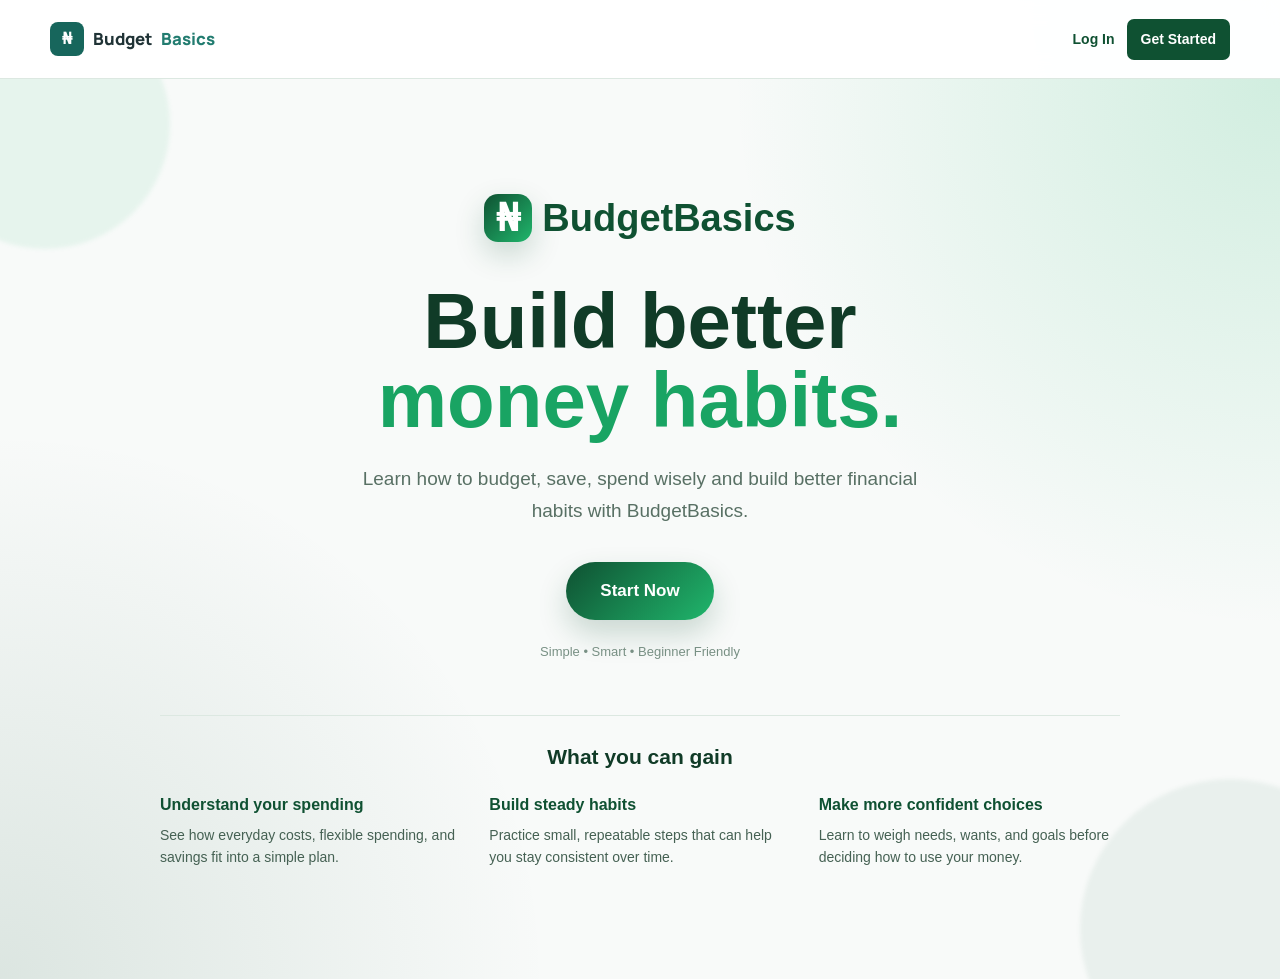
<file: index.html>
<!DOCTYPE html>
<html lang="en">
<head>
<meta charset="UTF-8">
<meta name="viewport" content="width=device-width, initial-scale=1.0">
<link rel="shortcut icon" href="Images/logo.png" type="image/x-icon">
<title>BudgetBasics | Get Started</title>
<link rel="preconnect" href="https://fonts.googleapis.com">
<link rel="preconnect" href="https://fonts.gstatic.com" crossorigin>
<link href="https://fonts.googleapis.com/css2?family=DM+Sans:wght@400;500;600;700&family=Manrope:wght@700;800&display=swap" rel="stylesheet">
<link rel="stylesheet" href="styles.css">

<style>
*{
    margin:0;
    padding:0;
    box-sizing:border-box;
}

html{
    scroll-behavior:smooth;
}

body{
    font-family:Arial, Helvetica, sans-serif;
    background:#f8faf9;
    color:#123524;
    overflow-x:hidden;
}

button,
input,
select{
    font:inherit;
}

button{
    cursor:pointer;
}

.site-header{
    position:sticky;
    top:0;
    z-index:1000;
    border-bottom:1px solid var(--border);
    background:rgba(255,255,255,.96);
    backdrop-filter:blur(12px);
}

.header-inner{
    width:min(1180px,calc(100% - 40px));
}

.entry-nav-actions{
    display:flex;
    align-items:center;
    gap:12px;
}

.entry-nav-actions a,
.entry-nav-actions button{
    border:0;
    color:var(--green);
    background:transparent;
    font-size:14px;
    font-weight:800;
    white-space:nowrap;
}

.entry-nav-actions .entry-cta{
    padding:10px 14px;
    border-radius:7px;
    color:#fff;
    background:var(--green);
}

.entry-nav-actions .entry-cta:hover{
    background:var(--green2);
}

a{
    text-decoration:none;
    color:inherit;
}

:root{
    --green:#0f5132;
    --green2:#19a463;
    --green3:#20b66c;
    --dark:#103b27;
    --light:#f8faf9;
    --white:#fff;
    --border:#dce8e1;
    --text:#456153;
}

/* ONBOARDING SCREENS */

.screen{
    min-height:100vh;
    display:none;
}

.screen.active{
    display:flex;
    animation:screenIn .45s ease both;
}

@keyframes screenIn{
    from{opacity:0; transform:translateY(12px);}
    to{opacity:1; transform:translateY(0);}
}

.welcome-screen{
    align-items:center;
    justify-content:center;
    flex-direction:column;
    padding:30px;
    background:
        radial-gradient(circle at top right,rgba(32,182,108,.18),transparent 35%),
        radial-gradient(circle at bottom left,rgba(15,81,50,.12),transparent 35%),
        #f8faf9;
    position:relative;
        overflow-x:hidden;
        scrollbar-width:none;
        -ms-overflow-style:none;
    }

    .welcome-screen::-webkit-scrollbar{
        display:none;
}

.welcome-screen::before,
.welcome-screen::after{
    content:"";
    position:absolute;
    border-radius:50%;
    filter:blur(2px);
    animation:float 6s ease-in-out infinite;
}

.welcome-screen::before{
    width:250px;
    height:250px;
    background:rgba(32,182,108,.08);
    top:-80px;
    left:-80px;
}

.welcome-screen::after{
    width:300px;
    height:300px;
    background:rgba(15,81,50,.06);
    right:-100px;
    bottom:-100px;
    animation-delay:1s;
}

.welcome-content{
    position:relative;
    z-index:2;
    text-align:center;
    max-width:700px;
    animation:fadeUp .8s ease;
}

.brand{
    display:inline-flex;
    align-items:center;
    gap:10px;
    font-size:38px;
    font-weight:900;
    color:var(--green);
    margin-bottom:35px;
}

.brand-icon{
    width:48px;
    height:48px;
    display:flex;
    align-items:center;
    justify-content:center;
    border-radius:14px;
    color:#fff;
    background:linear-gradient(135deg,var(--green),var(--green3));
    box-shadow:0 12px 30px rgba(15,81,50,.2);
}

.welcome-content h1{
    font-size:clamp(42px,7vw,78px);
    line-height:1.02;
    color:#103b27;
    margin-bottom:22px;
}

.welcome-content h1 span{
    color:var(--green2);
}

.welcome-content p{
    font-size:19px;
    line-height:1.7;
    color:#587064;
    max-width:600px;
    margin:0 auto 35px;
}

.start-btn{
    border:0;
    padding:16px 34px;
    border-radius:50px;
    color:white;
    background:linear-gradient(135deg,var(--green),var(--green3));
    font-weight:800;
    font-size:17px;
    box-shadow:0 14px 30px rgba(15,81,50,.2);
    transition:.3s;
}

.start-btn:hover{
    transform:translateY(-4px);
    box-shadow:0 18px 38px rgba(15,81,50,.28);
}

.welcome-small{
    margin-top:22px;
    font-size:13px;
    color:#789084;
}

.welcome-benefits{
    position:relative;
    z-index:2;
    width:min(100%,960px);
    margin:54px auto 0;
    padding-top:25px;
    border-top:1px solid var(--border);
}

.welcome-benefits h2{
    margin-bottom:20px;
    color:var(--dark);
    font-size:21px;
    text-align:center;
}

.welcome-benefit-grid{
    display:grid;
    grid-template-columns:repeat(3,minmax(0,1fr));
    gap:28px;
}

.welcome-benefit h3{
    margin-bottom:7px;
    color:var(--green);
    font-size:16px;
}

.welcome-benefit p{
    max-width:none;
    margin:0;
    color:var(--text);
    font-size:14px;
    line-height:1.6;
}

/* AUTH*/

.auth-screen,
.setup-screen{
    min-height:100vh;
    align-items:center;
    justify-content:center;
    padding:30px 20px;
    background:
        radial-gradient(circle at top right,rgba(32,182,108,.12),transparent 30%),
        #f8faf9;
}

.auth-box,
.setup-box{
    width:100%;
    max-width:500px;
    background:#fff;
    border:1px solid var(--border);
    border-radius:28px;
    padding:38px;
    box-shadow:0 25px 70px rgba(16,59,39,.10);
    animation:fadeUp .6s ease;
}

.auth-logo,
.setup-logo{
    text-align:center;
    font-size:27px;
    font-weight:900;
    color:var(--green);
    margin-bottom:10px;
}

.auth-title,
.setup-title{
    text-align:center;
    font-size:30px;
    color:var(--dark);
    margin-bottom:8px;
}

.auth-subtitle,
.setup-subtitle{
    text-align:center;
    color:#6a7d73;
    line-height:1.6;
    margin-bottom:25px;
}

.auth-tabs{
    display:flex;
    gap:8px;
    padding:5px;
    background:#f1f6f3;
    border-radius:14px;
    margin-bottom:25px;
}

.auth-tab{
    flex:1;
    border:0;
    padding:12px;
    border-radius:10px;
    background:transparent;
    color:#587064;
    font-weight:700;
}

.auth-tab.active{
    background:#fff;
    color:var(--green);
    box-shadow:0 3px 12px rgba(0,0,0,.06);
}

.auth-form{
    display:none;
}

.auth-form.active{
    display:block;
}

.form-group{
    margin-bottom:17px;
}

.form-group label{
    display:block;
    font-size:14px;
    font-weight:700;
    color:#315543;
    margin-bottom:8px;
}

.form-group input,
.form-group select{
    width:100%;
    padding:14px 15px;
    border:1px solid #d7e4dd;
    border-radius:12px;
    outline:none;
    background:#fbfdfc;
    color:#183d2b;
    transition:.25s;
}

.form-group input:focus,
.form-group select:focus{
    border-color:var(--green2);
    box-shadow:0 0 0 4px rgba(32,182,108,.10);
}

.primary-btn{
    width:100%;
    border:0;
    padding:15px;
    border-radius:12px;
    background:var(--green);
    color:white;
    font-weight:800;
    transition:.3s;
}

.primary-btn:hover{
    background:var(--green2);
    transform:translateY(-2px);
}

.back-btn{
    border:0;
    background:none;
    color:#668074;
    margin-top:18px;
    width:100%;
    font-size:14px;
}

.auth-message{
    margin-top:15px;
    padding:12px;
    border-radius:10px;
    display:none;
    font-size:14px;
    line-height:1.5;
}

.auth-message.error{
    display:block;
    background:#fff0f0;
    color:#b42318;
}

.auth-message.success{
    display:block;
    background:#eefaf3;
    color:#167647;
}

/* SETUP*/

.setup-box{
    max-width:650px;
}

.progress-wrap{
    height:7px;
    border-radius:20px;
    background:#edf3ef;
    overflow:hidden;
    margin:20px 0 28px;
}

.progress-bar{
    height:100%;
    width:20%;
    background:linear-gradient(90deg,var(--green),var(--green3));
    transition:.35s;
}

.setup-step{
    display:none;
}

.setup-step.active{
    display:block;
    animation:fadeUp .4s ease;
}

.question-number{
    color:var(--green2);
    font-weight:800;
    font-size:13px;
    margin-bottom:8px;
    text-transform:uppercase;
    letter-spacing:1px;
}

.question-title{
    font-size:25px;
    color:var(--dark);
    margin-bottom:18px;
}

.option-grid{
    display:grid;
    grid-template-columns:repeat(2,1fr);
    gap:12px;
}

.option{
    position:relative;
}

.option input{
    position:absolute;
    opacity:0;
}

.option label{
    display:block;
    padding:16px;
    border:1px solid #dce8e1;
    border-radius:14px;
    cursor:pointer;
    color:#456153;
    font-weight:700;
    transition:.25s;
    background:#fbfdfc;
}

.option input:checked + label{
    border-color:var(--green2);
    background:#effaf4;
    color:var(--green);
    box-shadow:0 0 0 3px rgba(32,182,108,.08);
}

.setup-input{
    width:100%;
    padding:16px;
    border:1px solid #dce8e1;
    border-radius:14px;
    outline:none;
}

.setup-input:focus{
    border-color:var(--green2);
    box-shadow:0 0 0 4px rgba(32,182,108,.08);
}

.setup-actions{
    display:flex;
    gap:12px;
    margin-top:25px;
}

.setup-actions button{
    flex:1;
    padding:14px;
    border-radius:12px;
    font-weight:800;
}

.previous-btn{
    border:1px solid #d6e3dc;
    background:#fff;
    color:#456153;
}

.next-btn{
    border:0;
    background:var(--green);
    color:white;
}

.next-btn:hover{
    background:var(--green2);
}

.setup-error{
    color:#b42318;
    font-size:14px;
    margin-top:12px;
    display:none;
}

/* SUCCESS*/

.success-screen{
    min-height:100vh;
    display:none;
    align-items:center;
    justify-content:center;
    text-align:center;
    padding:30px;
    background:#f8faf9;
}

.success-screen.active{
    display:flex;
}

.success-box{
    max-width:500px;
    animation:fadeUp .7s ease;
}

.success-icon{
    width:85px;
    height:85px;
    border-radius:50%;
    display:flex;
    align-items:center;
    justify-content:center;
    margin:0 auto 25px;
    background:#e8f8ef;
    color:var(--green2);
    font-size:45px;
    font-weight:900;
}

.success-box h2{
    font-size:35px;
    color:var(--dark);
    margin-bottom:12px;
}

.success-box p{
    color:#60756b;
    line-height:1.7;
    margin-bottom:25px;
}

/* =ANIMATIONS*/

@keyframes fadeUp{
    from{
        opacity:0;
        transform:translateY(25px);
    }
    to{
        opacity:1;
        transform:translateY(0);
    }
}

@keyframes float{
    0%,100%{
        transform:translateY(0);
    }
    50%{
        transform:translateY(-12px);
    }
}

@media(prefers-reduced-motion:reduce){
    *, *::before, *::after{
        animation-duration:.01ms !important;
        animation-iteration-count:1 !important;
        scroll-behavior:auto !important;
        transition-duration:.01ms !important;
    }
}

@media(max-width:700px){

    .site-header .header-inner{
        width:calc(100% - 32px);
    }

    .auth-box,
    .setup-box{
        padding:25px 20px;
        border-radius:20px;
    }

    .welcome-content h1{
        font-size:43px;
    }

    .option-grid{
        grid-template-columns:1fr;
    }

    .welcome-benefits{
        margin-top:38px;
    }

    .welcome-benefit-grid{
        grid-template-columns:1fr;
        gap:18px;
        max-width:480px;
        margin:0 auto;
    }

    .welcome-benefits h2{
        font-size:19px;
    }
}

@media(max-width:450px){

    .welcome-screen,
    .auth-screen,
    .setup-screen{
        padding:18px;
    }

    .brand{
        font-size:30px;
    }

    .welcome-content p{
        font-size:16px;
    }

    .setup-actions{
        flex-direction:column;
    }
}
</style>
</head>

<body>

<header class="site-header">
    <div class="header-inner">
        <a class="site-brand" href="#welcomeScreen" aria-label="BudgetBasics home"><span class="brand-mark" aria-hidden="true">₦</span>Budget<span>Basics</span></a>
        <div class="entry-nav-actions">
            <button type="button" onclick="showAuth();switchAuth('login')">Log In</button>
            <button type="button" class="entry-cta" onclick="showAuth();switchAuth('signup')">Get Started</button>
        </div>
    </div>
</header>

<section class="screen welcome-screen active" id="welcomeScreen">

    <div class="welcome-content">

        <div class="brand">
            <div class="brand-icon">₦</div>
            BudgetBasics
        </div>

        <h1>
            Build better
            <span>money habits.</span>
        </h1>

        <p>
            Learn how to budget, save, spend wisely and build
            better financial habits with BudgetBasics.
        </p>

        <button class="start-btn" onclick="showAuth()">
            Start Now
        </button>

        <div class="welcome-small">
            Simple • Smart • Beginner Friendly
        </div>

    </div>

    <section class="welcome-benefits" aria-labelledby="welcome-benefits-title">
        <h2 id="welcome-benefits-title">What you can gain</h2>
        <div class="welcome-benefit-grid">
            <article class="welcome-benefit">
                <h3>Understand your spending</h3>
                <p>See how everyday costs, flexible spending, and savings fit into a simple plan.</p>
            </article>
            <article class="welcome-benefit">
                <h3>Build steady habits</h3>
                <p>Practice small, repeatable steps that can help you stay consistent over time.</p>
            </article>
            <article class="welcome-benefit">
                <h3>Make more confident choices</h3>
                <p>Learn to weigh needs, wants, and goals before deciding how to use your money.</p>
            </article>
        </div>
    </section>

</section>

<section class="screen auth-screen" id="authScreen">

    <div class="auth-box">

        <div class="auth-logo">BudgetBasics</div>

        <h2 class="auth-title">Welcome</h2>

        <p class="auth-subtitle">
            Login to continue or create your BudgetBasics account.
        </p>

        <div class="auth-tabs">

            <button
                class="auth-tab active"
                id="loginTab"
                onclick="switchAuth('login')">
                Login
            </button>

            <button
                class="auth-tab"
                id="signupTab"
                onclick="switchAuth('signup')">
                Sign Up
            </button>

        </div>

        <form class="auth-form active" id="loginForm">

            <div class="form-group">

                <label>Email</label>

                <input
                    type="email"
                    id="loginEmail"
                    placeholder="Enter your email"
                    required>

            </div>

            <div class="form-group">

                <label>Password</label>

                <input
                    type="password"
                    id="loginPassword"
                    placeholder="Enter your password"
                    required>

            </div>

            <button class="primary-btn" type="submit" id="loginButton">
                Login
            </button>

            <div class="auth-message" id="loginMessage"></div>

        </form>

        <form class="auth-form" id="signupForm">

            <div class="form-group">

                <label>Full Name</label>

                <input
                    type="text"
                    id="signupName"
                    placeholder="Enter your full name"
                    required>

            </div>

            <div class="form-group">

                <label>Email</label>

                <input
                    type="email"
                    id="signupEmail"
                    placeholder="Enter your email"
                    required>

            </div>

            <div class="form-group">

                <label>Password</label>

                <input
                    type="password"
                    id="signupPassword"
                    placeholder="Create a password"
                    required>

            </div>

            <div class="form-group">

                <label>Confirm Password</label>

                <input
                    type="password"
                    id="signupConfirm"
                    placeholder="Confirm your password"
                    required>

            </div>

            <button class="primary-btn" type="submit">
                Create Account
            </button>

            <div class="auth-message" id="signupMessage"></div>

        </form>

        <button class="back-btn" onclick="showWelcome()">
            ← Back to Start
        </button>

    </div>

</section>

<section class="screen setup-screen" id="setupScreen">

    <div class="setup-box">

        <div class="setup-logo">BudgetBasics</div>

        <h2 class="setup-title">
            Let's set up your budget
        </h2>

        <p class="setup-subtitle">
            Answer a few simple questions so BudgetBasics
            can personalize your experience.
        </p>

        <div class="progress-wrap">
            <div class="progress-bar" id="progressBar"></div>
        </div>

        <form id="setupForm">

            <div class="setup-step active" data-step="1">

                <div class="question-number">
                    Question 1 of 5
                </div>

                <h3 class="question-title">
                    What do you mainly need budgeting for?
                </h3>

                <div class="option-grid">

                    <div class="option">
                        <input type="radio" name="purpose" id="school" value="School">
                        <label for="school">🎓 School</label>
                    </div>

                    <div class="option">
                        <input type="radio" name="purpose" id="food" value="Food">
                        <label for="food">🍲 Food</label>
                    </div>

                    <div class="option">
                        <input type="radio" name="purpose" id="transport" value="Transportation">
                        <label for="transport">🚗 Transportation</label>
                    </div>

                    <div class="option">
                        <input type="radio" name="purpose" id="personal" value="Personal Expenses">
                        <label for="personal">🛍️ Personal Expenses</label>
                    </div>

                    <div class="option">
                        <input type="radio" name="purpose" id="business" value="Business">
                        <label for="business">💼 Business</label>
                    </div>

                    <div class="option">
                        <input type="radio" name="purpose" id="savings" value="General Savings">
                        <label for="savings">💰 General Savings</label>
                    </div>

                </div>

                <div class="setup-error">
                    Please select an option.
                </div>

                <div class="setup-actions">
                    <button type="button" class="next-btn" onclick="nextStep()">
                        Continue
                    </button>
                </div>

            </div>

            <div class="setup-step" data-step="2">

                <div class="question-number">
                    Question 2 of 5
                </div>

                <h3 class="question-title">
                    How much money do you currently have available?
                </h3>

                <input class="setup-input" type="number" id="budgetAmount" min="0" placeholder="Example: 50000">

                <div class="setup-error">
                    Please enter your budget amount.
                </div>

                <div class="setup-actions">
                    <button type="button" class="previous-btn" onclick="previousStep()">Back</button>
                    <button type="button" class="next-btn" onclick="nextStep()">Continue</button>
                </div>

            </div>

            <div class="setup-step" data-step="3">

                <div class="question-number">
                    Question 3 of 5
                </div>

                <h3 class="question-title">
                    What is your savings goal?
                </h3>

                <input class="setup-input" type="number" id="savingsGoal" min="0" placeholder="Example: 100000">

                <div class="setup-error">
                    Please enter your savings goal.
                </div>

                <div class="setup-actions">
                    <button type="button" class="previous-btn" onclick="previousStep()">Back</button>
                    <button type="button" class="next-btn" onclick="nextStep()">Continue</button>
                </div>

            </div>

            <div class="setup-step" data-step="4">

                <div class="question-number">
                    Question 4 of 5
                </div>

                <h3 class="question-title">
                    How often do you receive money?
                </h3>

                <div class="option-grid">

                    <div class="option">
                        <input type="radio" name="frequency" id="daily" value="Daily">
                        <label for="daily">Every Day</label>
                    </div>

                    <div class="option">
                        <input type="radio" name="frequency" id="weekly" value="Weekly">
                        <label for="weekly">Every Week</label>
                    </div>

                    <div class="option">
                        <input type="radio" name="frequency" id="monthly" value="Monthly">
                        <label for="monthly">Every Month</label>
                    </div>

                    <div class="option">
                        <input type="radio" name="frequency" id="irregular" value="Irregularly">
                        <label for="irregular">Irregularly</label>
                    </div>

                </div>

                <div class="setup-error">
                    Please select how often you receive money.
                </div>

                <div class="setup-actions">
                    <button type="button" class="previous-btn" onclick="previousStep()">Back</button>
                    <button type="button" class="next-btn" onclick="nextStep()">Continue</button>
                </div>

            </div>

            <div class="setup-step" data-step="5">

                <div class="question-number">
                    Question 5 of 5
                </div>

                <h3 class="question-title">
                    What would you like BudgetBasics to help you with?
                </h3>

                <div class="option-grid">

                    <div class="option">
                        <input type="radio" name="help" id="helpBudget" value="Creating a budget">
                        <label for="helpBudget">📊 Creating a budget</label>
                    </div>

                    <div class="option">
                        <input type="radio" name="help" id="helpSave" value="Saving money">
                        <label for="helpSave">💰 Saving money</label>
                    </div>

                    <div class="option">
                        <input type="radio" name="help" id="helpSpend" value="Controlling spending">
                        <label for="helpSpend">🛒 Controlling spending</label>
                    </div>

                    <div class="option">
                        <input type="radio" name="help" id="helpLearn" value="Learning personal finance">
                        <label for="helpLearn">📚 Learning finance</label>
                    </div>

                </div>

                <div class="setup-error">
                    Please choose what you want help with.
                </div>

                <div class="setup-actions">
                    <button type="button" class="previous-btn" onclick="previousStep()">Back</button>
                    <button type="submit" class="next-btn">Finish Setup</button>
                </div>

            </div>

        </form>

    </div>

</section>

<section class="success-screen" id="successScreen">

    <div class="success-box">

        <div class="success-icon">
            ✓
        </div>

        <h2>You're all set!</h2>

        <p>
            Your BudgetBasics profile has been created.
            Your budget information is now ready on your dashboard.
        </p>

        <button class="start-btn" onclick="goToLanding()">
            Go to BudgetBasics
        </button>

    </div>

</section>

<script src="start.js?v=auth-gate-1"></script>
<script src="site.js?v=remove-visitor-counter-1" defer></script>

</body>
</html>
</file>
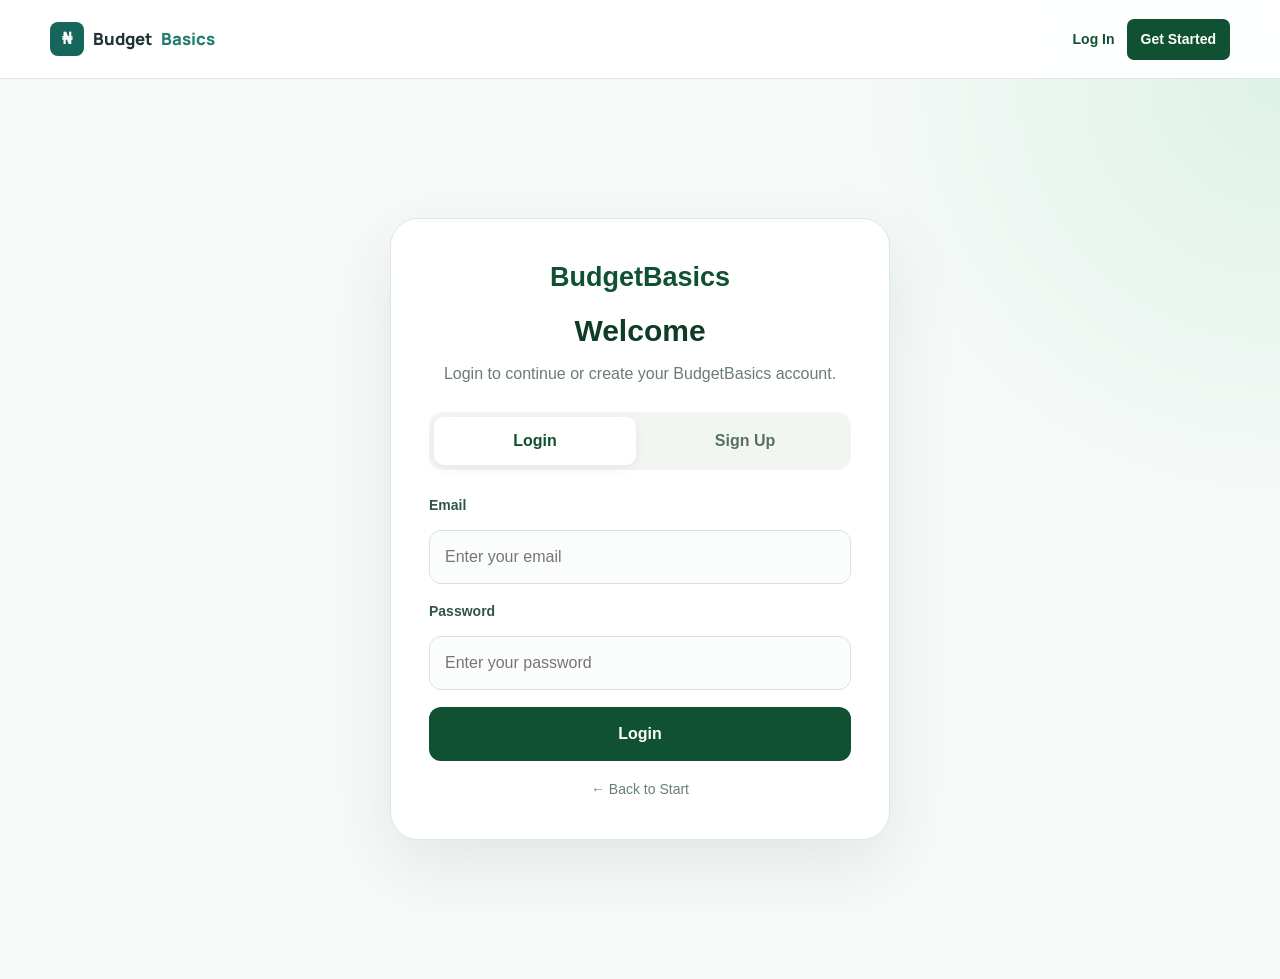
<file: HTML/about.html>
<!DOCTYPE html>
<html lang="en">
<head>
  <meta charset="UTF-8">
  <meta name="viewport" content="width=device-width, initial-scale=1.0">
  <meta name="description" content="Learn about BudgetBasics and its beginner-focused financial education resources.">
  <title>About Us | BudgetBasics</title>
  <link rel="preconnect" href="https://fonts.googleapis.com">
  <link rel="preconnect" href="https://fonts.gstatic.com" crossorigin>
  <link href="https://fonts.googleapis.com/css2?family=DM+Sans:wght@400;500;600;700&family=Manrope:wght@700;800&display=swap" rel="stylesheet">
  <link rel="stylesheet" href="../styles.css">
  <script src="../site.js?v=visit-icon-3" defer></script>
</head>
<body data-requires-auth="true">
  <header class="site-header">
    <div class="header-inner">
      <a class="site-brand" href="landing.html" aria-label="BudgetBasics dashboard"><span class="brand-mark" aria-hidden="true">₦</span>Budget<span>Basics</span></a>
      <button class="menu-toggle" type="button" aria-expanded="false" aria-controls="site-navigation" aria-label="Open navigation"><span></span><span></span><span></span></button>
      <nav class="site-navigation" id="site-navigation" aria-label="Main navigation">
        <details><summary>Learn Budgeting</summary><div class="nav-submenu">
          <a href="learn-budgeting.html">Learning overview</a><a href="budgeting-basics.html">Budgeting Basics</a><a href="savings-goals.html">Savings Goals</a><a href="needs-vs-wants.html">Needs vs Wants</a><a href="expense-planner.html">Expense Planner</a><a href="money-mistakes.html">Money Mistakes</a>
        </div></details>
        <details><summary>Practice Planning</summary><div class="nav-submenu"><a href="savings-goals.html">Savings Goals</a><a href="expense-planner.html">Expense Planner</a></div></details>
        <details><summary>Explore Resources</summary><div class="nav-submenu">
          <a href="money-mistakes.html">Money Mistakes</a><a href="needs-vs-wants.html">Needs vs Wants</a><a href="infographics-gallery.html">Infographics &amp; Learning Gallery</a><a href="resource-library.html">Search, Sort &amp; Filter</a>
        </div></details>
        <a href="ai-assistant.html">AI Q&amp;A Assistant</a><a href="about.html" aria-current="page">About Us</a>
      </nav>
    </div>
  </header>
  <main>
    <section class="module-hero">
      <p class="eyebrow">About BudgetBasics</p>
      <h1>Money basics, made approachable</h1>
      <p>BudgetBasics is a beginner-focused learning project about building clearer, more thoughtful money habits.</p>
    </section>
    <section class="module-content about-content">
      <article class="about-intro">
        <p class="eyebrow">Our purpose</p>
        <h2>Help people feel more prepared to make everyday money decisions.</h2>
        <p>We bring budgeting lessons and simple planning exercises together in one place. The aim is to make core ideas easier to understand and practice, one step at a time.</p>
      </article>
      <div class="about-principles">
        <article><h2>Start with the basics</h2><p>Learn how income, expenses, saving, and spending choices relate to a personal budget.</p></article>
        <article><h2>Practice at your own pace</h2><p>Use the educational tools to explore examples and organize your own plans locally in your browser.</p></article>
        <article><h2>Know the limits</h2><p>BudgetBasics is not a bank, payment service, external AI provider, or replacement for professional financial advice.</p></article>
      </div>
    </section>
  </main>
</body>
</html>
</file>
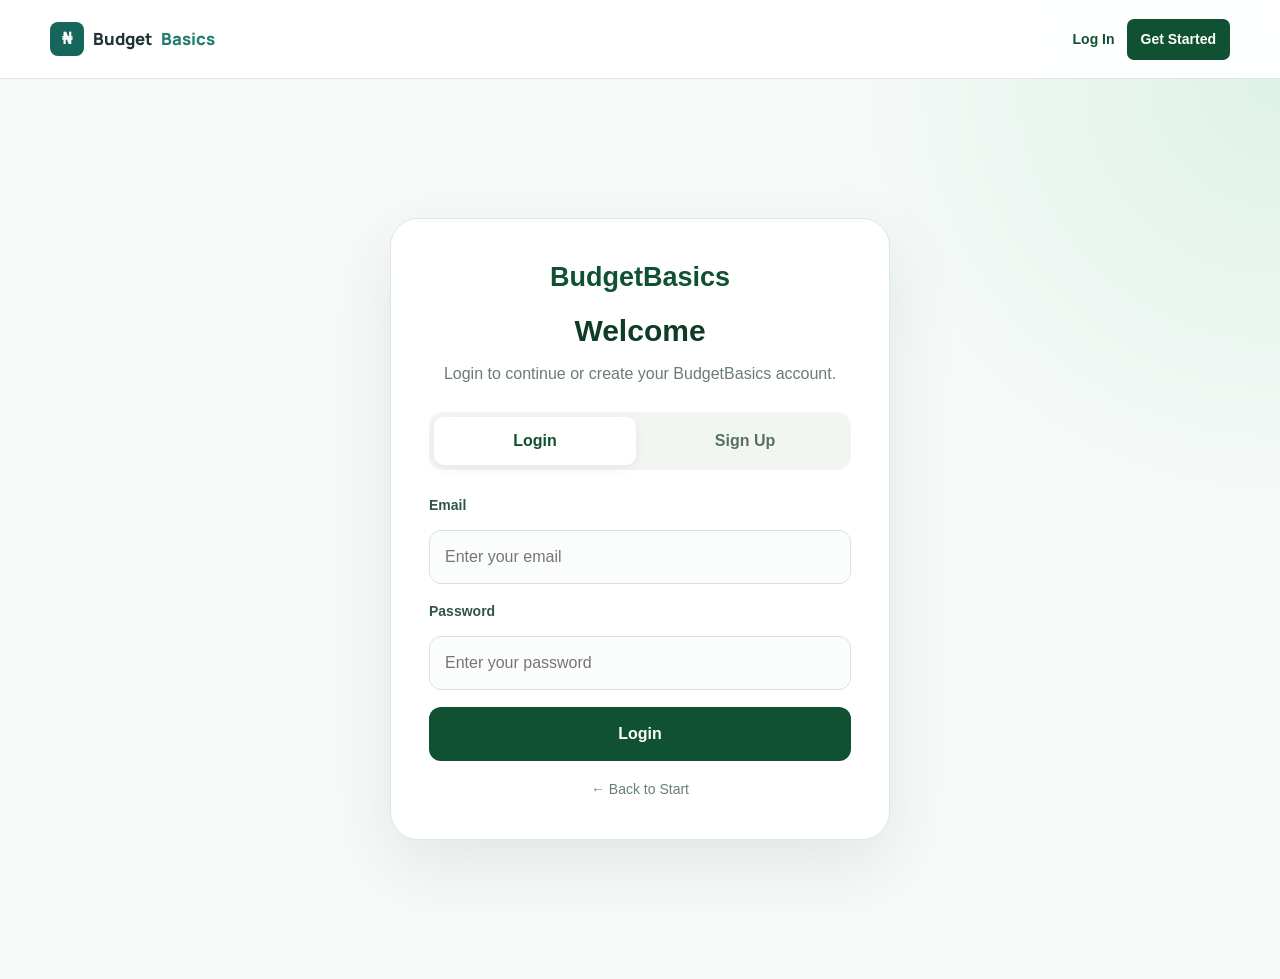
<file: HTML/ai-assistant.html>
<!DOCTYPE html>
<html lang="en">
<head>
  <meta charset="UTF-8">
  <meta name="viewport" content="width=device-width, initial-scale=1.0">
  <meta name="description" content="Ask beginner questions about budgeting, spending, savings goals, and expenses.">
  <title>AI Q&amp;A Assistant | BudgetBasics</title>
  <link rel="preconnect" href="https://fonts.googleapis.com">
  <link rel="preconnect" href="https://fonts.gstatic.com" crossorigin>
  <link href="https://fonts.googleapis.com/css2?family=DM+Sans:wght@400;500;600;700&family=Manrope:wght@700;800&display=swap" rel="stylesheet">
  <link rel="stylesheet" href="../styles.css">
  <script src="../site.js?v=visit-icon-3" defer></script>
</head>
<body data-requires-auth="true">
  <header class="site-header">
    <div class="header-inner">
      <a class="site-brand" href="landing.html" aria-label="BudgetBasics dashboard"><span class="brand-mark" aria-hidden="true">₦</span>Budget<span>Basics</span></a>
      <button class="menu-toggle" type="button" aria-expanded="false" aria-controls="site-navigation" aria-label="Open navigation"><span></span><span></span><span></span></button>
      <nav class="site-navigation" id="site-navigation" aria-label="Main navigation">
        <details><summary>Learn Budgeting</summary><div class="nav-submenu">
          <a href="learn-budgeting.html">Learning overview</a><a href="budgeting-basics.html">Budgeting Basics</a><a href="savings-goals.html">Savings Goals</a><a href="needs-vs-wants.html">Needs vs Wants</a><a href="expense-planner.html">Expense Planner</a><a href="money-mistakes.html">Money Mistakes</a>
        </div></details>
        <details><summary>Practice Planning</summary><div class="nav-submenu"><a href="savings-goals.html">Savings Goals</a><a href="expense-planner.html">Expense Planner</a></div></details>
        <details><summary>Explore Resources</summary><div class="nav-submenu">
          <a href="money-mistakes.html">Money Mistakes</a><a href="needs-vs-wants.html">Needs vs Wants</a><a href="infographics-gallery.html">Infographics &amp; Learning Gallery</a><a href="resource-library.html">Search, Sort &amp; Filter</a>
        </div></details>
        <a href="ai-assistant.html" aria-current="page">AI Q&amp;A Assistant</a><a href="about.html">About Us</a>
      </nav>
    </div>
  </header>
  <main>
    <section class="module-hero">
      <p class="eyebrow">Get Help / Connect</p>
      <h1>AI Q&amp;A Assistant</h1>
      <p>Ask a beginner question about budgeting, savings goals, spending choices, or planning expenses.</p>
    </section>
    <section class="module-content assistant-page">
      <div class="assistant-layout">
        <section class="assistant-tool" aria-label="Ask a money question">
          <div class="assistant-conversation" id="assistant-conversation" aria-live="polite" aria-relevant="additions text">
            <p class="assistant-message assistant">Hi. I can help with basic budgeting, savings, expenses, and needs-versus-wants questions.</p>
          </div>
          <form class="assistant-form" id="assistant-form">
            <label for="assistant-question">Your question</label>
            <div class="assistant-input-row">
              <input id="assistant-question" name="question" type="text" placeholder="How do I start a budget?" maxlength="500" required>
              <button class="primary-button" type="submit">Ask</button>
            </div>
          </form>
        </section>
        <aside class="assistant-aside">
          <p class="eyebrow">Try a question</p>
          <h2>Start with a topic</h2>
          <div class="assistant-prompts">
            <button type="button" data-assistant-question="How do I start a budget?">How do I start a budget?</button>
            <button type="button" data-assistant-question="How can I save consistently?">How can I save consistently?</button>
            <button type="button" data-assistant-question="How do I tell needs from wants?">How do I tell needs from wants?</button>
            <button type="button" data-assistant-question="How should I plan upcoming expenses?">How should I plan upcoming expenses?</button>
          </div>
          <p class="assistant-disclaimer">Answers use built-in educational guidance, not a live AI service. They are general information, not personalized financial advice.</p>
        </aside>
      </div>
    </section>
  </main>
</body>
</html>
</file>
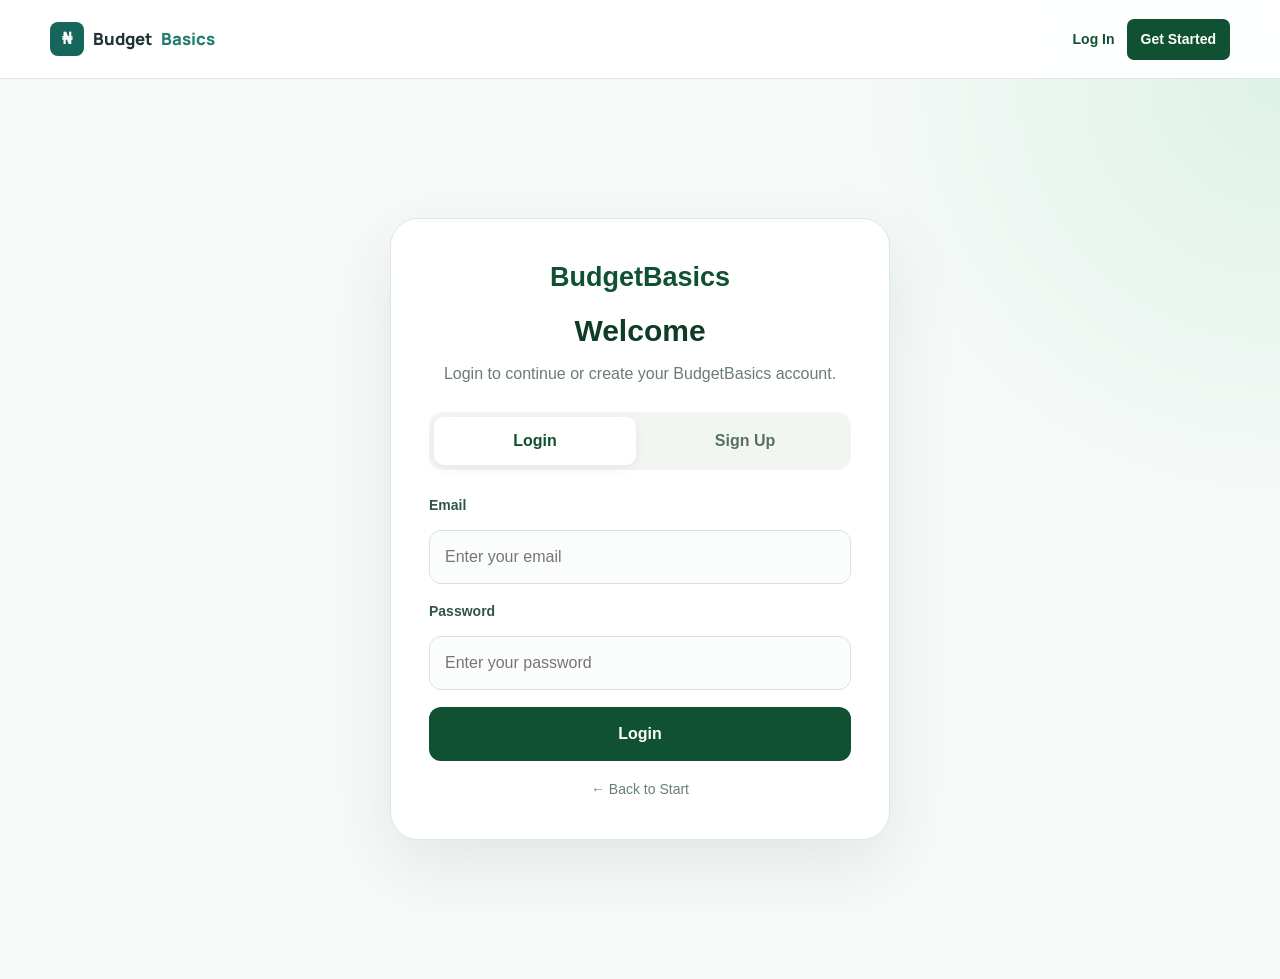
<file: HTML/budgeting-basics.html>
<!DOCTYPE html>
<html lang="en">

<head>
    <meta charset="UTF-8">
    <meta name="viewport" content="width=device-width, initial-scale=1.0">
    <title>Budgeting Basics | BudgetBasics</title>
    <link rel="stylesheet" href="../styles.css">
    <script src="../site.js?v=visit-icon-3" defer></script>
</head>

<body data-requires-auth="true">
    <header class="site-header">
        <div class="header-inner"><a class="site-brand" href="landing.html" aria-label="BudgetBasics dashboard"><span class="brand-mark" aria-hidden="true">₦</span>Budget<span>Basics</span></a><button
                class="menu-toggle" type="button" aria-expanded="false" aria-controls="site-navigation"
                aria-label="Open navigation"><span></span><span></span><span></span></button>
            <nav class="site-navigation" id="site-navigation" aria-label="Main navigation">
                <details><summary>Learn Budgeting</summary><div class="nav-submenu">
                    <a href="learn-budgeting.html">Learning overview</a>
                    <a class="active" href="budgeting-basics.html" aria-current="page">Budgeting Basics</a>
                    <a href="savings-goals.html">Savings Goals</a>
                    <a href="needs-vs-wants.html">Needs vs Wants</a>
                    <a href="expense-planner.html">Expense Planner</a>
                    <a href="money-mistakes.html">Money Mistakes</a>
                </div></details>
                <details><summary>Practice Planning</summary><div class="nav-submenu">
                    <a href="savings-goals.html">Savings Goals</a><a href="expense-planner.html">Expense Planner</a>
                </div></details>
                <details><summary>Explore Resources</summary><div class="nav-submenu">
                    <a href="money-mistakes.html">Money Mistakes</a><a href="needs-vs-wants.html">Needs vs Wants</a>
                    <a href="infographics-gallery.html">Infographics &amp; Learning Gallery</a>
                    <a href="resource-library.html">Search, Sort &amp; Filter</a>
                </div></details>
                <a href="ai-assistant.html">AI Q&amp;A Assistant</a><a href="about.html">About Us</a>
            </nav>
        </div>
    </header>
    <nav class="breadcrumbs" aria-label="Breadcrumb">
        <ol>
            <li><a href="landing.html">Dashboard</a></li>
            <li><a href="learn-budgeting.html">Learn Budgeting</a></li>
            <li aria-current="page">Budgeting Basics</li>
        </ol>
    </nav>
    <main class="module-page">
        <section class="module-hero">
            <p class="eyebrow">Module 01</p>
            <h1>Budgeting Basics</h1>
            <p>Give every dollar a purpose by understanding the building blocks of a monthly budget.</p>
        </section>
        <section class="module-content">
            <div class="concept-grid">
                <article class="info-card">
                    <h2>Income</h2>
                    <p>Money you receive, such as wages, scholarships, allowances, or side-work earnings.</p>
                    <strong>Example</strong>
                    <p class="example">Part-time work: $1,200/month</p>
                </article>
                <article class="info-card">
                    <h2>Fixed expenses</h2>
                    <p>Bills that usually stay the same each month.</p><strong>Examples</strong>
                    <p class="example">Rent, phone plan, loan payment</p>
                </article>
                <article class="info-card">
                    <h2>Variable expenses</h2>
                    <p>Costs that change with your choices or needs.</p><strong>Examples</strong>
                    <p class="example">Groceries, transport, entertainment</p>
                </article>
                <article class="info-card">
                    <h2>Needs, wants, savings</h2>
                    <p>Prioritize essentials first, plan optional spending second, and pay your future self with
                        savings.</p><strong>A simple order</strong>
                    <p class="example">Needs &#8594; Savings &#8594; Wants</p>
                </article>
            </div>
            <div class="module-section">
                <div class="section-heading">
                    <div>
                        <p class="eyebrow">Sample plan</p>
                        <h2>Student monthly budget</h2>
                    </div>
                    <p class="section-intro">A sample budget shows how the pieces can work together.</p>
                </div>
                <div class="table-wrap">
                    <table>
                        <thead>
                            <tr>
                                <th scope="col">Category</th>
                                <th scope="col">Type</th>
                                <th scope="col">Amount</th>
                            </tr>
                        </thead>
                        <tbody>
                            <tr>
                                <td>Part-time income</td>
                                <td>Income</td>
                                <td>$1,200</td>
                            </tr>
                            <tr>
                                <td>Rent and utilities</td>
                                <td>Fixed need</td>
                                <td>$550</td>
                            </tr>
                            <tr>
                                <td>Groceries</td>
                                <td>Variable need</td>
                                <td>$180</td>
                            </tr>
                            <tr>
                                <td>Transport</td>
                                <td>Variable need</td>
                                <td>$90</td>
                            </tr>
                            <tr>
                                <td>Savings</td>
                                <td>Future goal</td>
                                <td>$150</td>
                            </tr>
                            <tr>
                                <td>Fun and subscriptions</td>
                                <td>Want</td>
                                <td>$100</td>
                            </tr>
                            <tr class="table-total">
                                <td colspan="2">Money left</td>
                                <td>$130</td>
                            </tr>
                        </tbody>
                    </table>
                </div>
            </div>
            <div class="question-card">
                <p class="eyebrow">Quick check</p>
                <h2>Which expense is usually variable?</h2>
                <div class="answer-options"><button type="button" data-quiz-answer="wrong">Monthly rent</button><button
                        type="button" data-quiz-answer="correct">Groceries</button><button type="button"
                        data-quiz-answer="wrong">Fixed phone plan</button></div>
                <p class="feedback" data-quiz-feedback aria-live="polite"></p>
            </div>
        </section>
    </main>
</body>

</html>
</file>
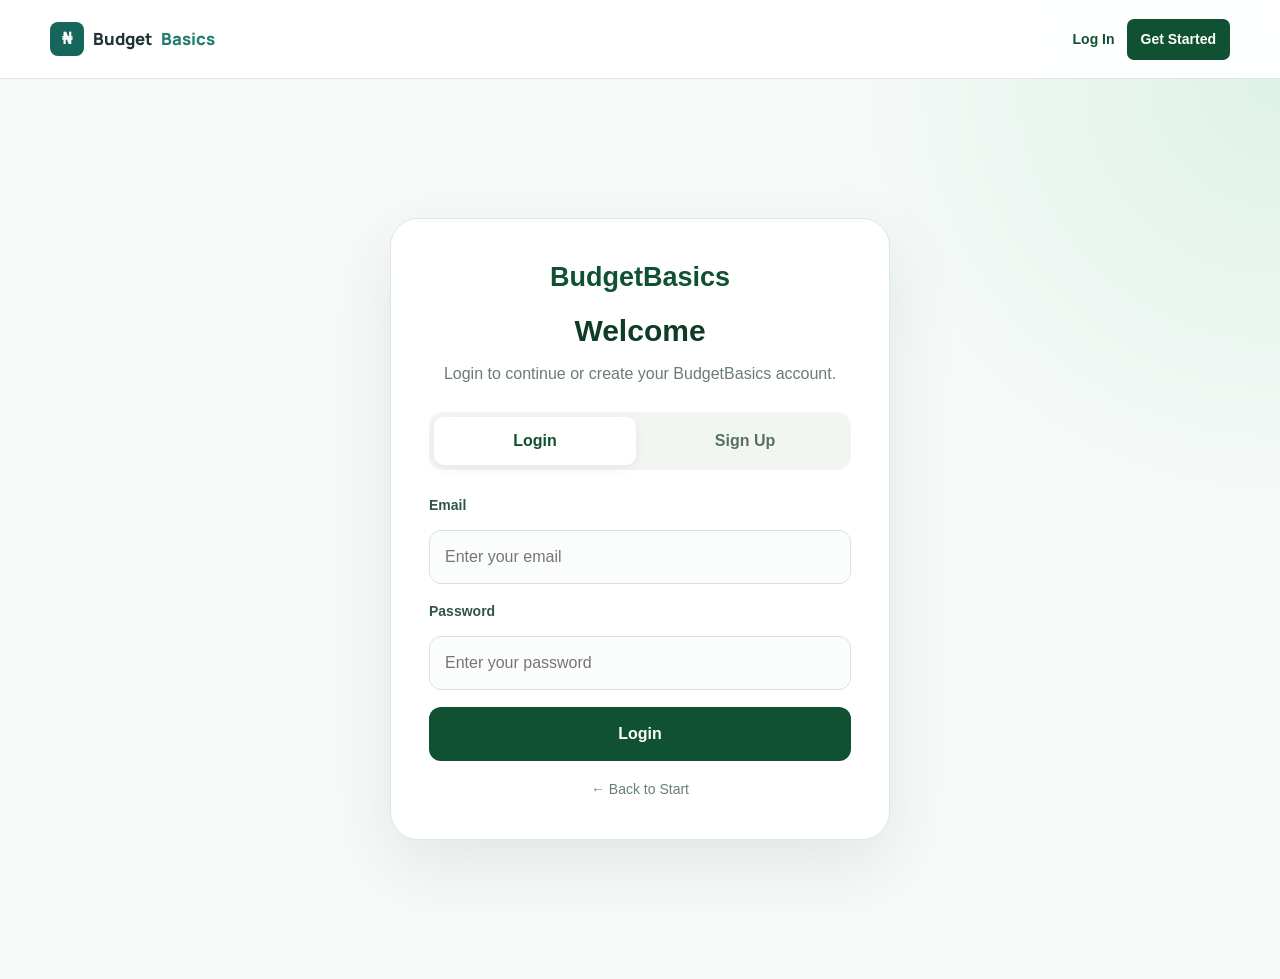
<file: HTML/expense-planner.html>
<!DOCTYPE html>
<html lang="en">

<head>
    <meta charset="UTF-8">
    <meta name="viewport" content="width=device-width, initial-scale=1.0">
    <title>Expense Planner | BudgetBasics</title>
    <link rel="stylesheet" href="../styles.css">
    <script src="../site.js?v=visit-icon-3" defer></script>
</head>

<body data-requires-auth="true">
    <header class="site-header">
        <div class="header-inner"><a class="site-brand" href="landing.html" aria-label="BudgetBasics dashboard"><span class="brand-mark" aria-hidden="true">₦</span>Budget<span>Basics</span></a><button
                class="menu-toggle" type="button" aria-expanded="false" aria-controls="site-navigation"
                aria-label="Open navigation"><span></span><span></span><span></span></button>
            <nav class="site-navigation" id="site-navigation" aria-label="Main navigation">
                <details><summary>Learn Budgeting</summary><div class="nav-submenu">
                    <a href="learn-budgeting.html">Learning overview</a><a href="budgeting-basics.html">Budgeting Basics</a>
                    <a href="savings-goals.html">Savings Goals</a><a href="needs-vs-wants.html">Needs vs Wants</a>
                    <a class="active" href="expense-planner.html" aria-current="page">Expense Planner</a>
                    <a href="money-mistakes.html">Money Mistakes</a>
                </div></details>
                <details><summary>Practice Planning</summary><div class="nav-submenu">
                    <a href="savings-goals.html">Savings Goals</a><a class="active" href="expense-planner.html" aria-current="page">Expense Planner</a>
                </div></details>
                <details><summary>Explore Resources</summary><div class="nav-submenu">
                    <a href="money-mistakes.html">Money Mistakes</a><a href="needs-vs-wants.html">Needs vs Wants</a>
                    <a href="infographics-gallery.html">Infographics &amp; Learning Gallery</a>
                    <a href="resource-library.html">Search, Sort &amp; Filter</a>
                </div></details>
                <a href="ai-assistant.html">AI Q&amp;A Assistant</a><a href="about.html">About Us</a>
            </nav>
        </div>
    </header>
    <nav class="breadcrumbs" aria-label="Breadcrumb">
        <ol>
            <li><a href="landing.html">Dashboard</a></li>
            <li><a href="landing.html#topics">Practice Planning</a></li>
            <li aria-current="page">Expense Planner</li>
        </ol>
    </nav>
    <main class="module-page">
        <section class="module-hero">
            <p class="eyebrow">Module 04</p>
            <h1>Expense Planner</h1>
            <p>Map out upcoming costs so your plan reflects real life, not surprises.</p>
        </section>
        <section class="module-content">
            <div class="tool-layout">
                <form class="tool-card" id="expense-form">
                    <p class="eyebrow">Add an expense</p>
                    <h2>Plan a cost</h2><label for="expense-date">Date</label><input id="expense-date" type="date"
                        required><label for="expense-category">Category</label><select id="expense-category">
                        <option>Food</option>
                        <option>Transport</option>
                        <option>Education</option>
                        <option>Entertainment</option>
                        <option>Shopping</option>
                        <option>Utilities</option>
                        <option>Miscellaneous</option>
                    </select><label for="expense-description">Description</label><input id="expense-description"
                        type="text" placeholder="Textbooks" required><label for="expense-amount">Amount</label><input
                        id="expense-amount" type="number" min="0.01" step="0.01" placeholder="45.00" required><button
                        class="primary-button" type="submit">Add expense</button>
                    <p class="form-error" id="expense-error" aria-live="polite"></p>
                </form>
                <div class="table-wrap expense-list">
                    <div class="list-heading">
                        <div>
                            <p class="eyebrow">This session</p>
                            <h2>Planned expenses</h2>
                        </div><strong id="expense-total">Total: $0.00</strong>
                    </div>
                    <table>
                        <thead>
                            <tr>
                                <th>Date</th>
                                <th>Category</th>
                                <th>Description</th>
                                <th>Amount</th>
                                <th><span class="sr-only">Actions</span></th>
                            </tr>
                        </thead>
                        <tbody id="expense-rows">
                            <tr class="empty-row">
                                <td colspan="5">No expenses added yet.</td>
                            </tr>
                        </tbody>
                    </table>
                    <p class="balance-note">Available budget: <strong id="expense-budget">₦1,200</strong> &middot; Remaining:
                        <strong id="expense-remaining">₦1,200</strong></p>
                </div>
            </div>
        </section>
    </main>
</body>

</html>
</file>
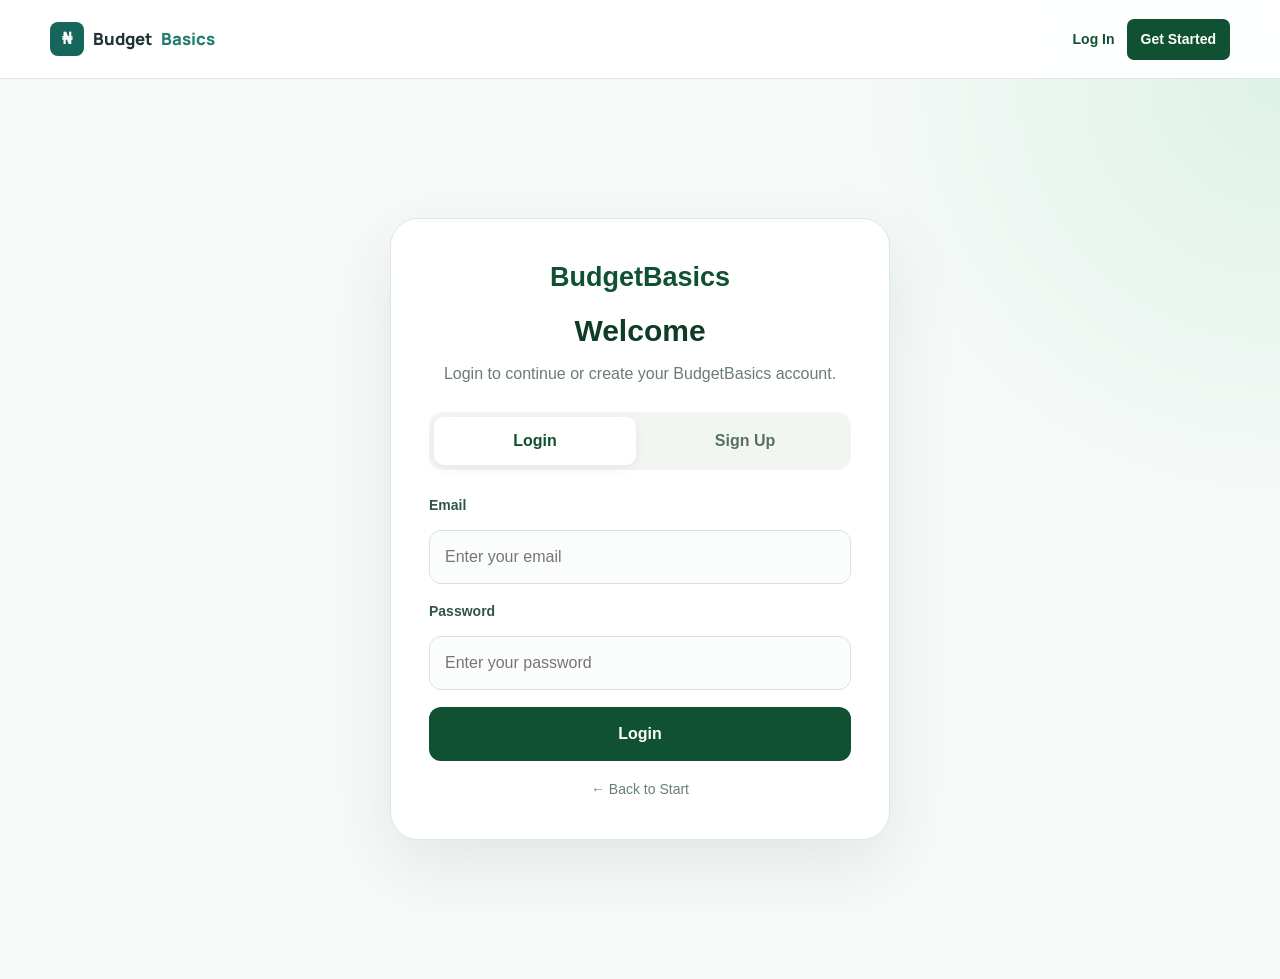
<file: HTML/infographics-gallery.html>
<!DOCTYPE html>
<html lang="en">
<head>
  <meta charset="UTF-8">
  <meta name="viewport" content="width=device-width, initial-scale=1.0">
  <meta name="description" content="Visual guides to budgeting, spending choices, savings goals, and expense planning.">
  <title>Infographics &amp; Learning Gallery | BudgetBasics</title>
  <link rel="preconnect" href="https://fonts.googleapis.com">
  <link rel="preconnect" href="https://fonts.gstatic.com" crossorigin>
  <link href="https://fonts.googleapis.com/css2?family=DM+Sans:wght@400;500;600;700&family=Manrope:wght@700;800&display=swap" rel="stylesheet">
  <link rel="stylesheet" href="../styles.css">
  <script src="../site.js?v=visit-icon-3" defer></script>
</head>
<body data-requires-auth="true">
  <header class="site-header">
    <div class="header-inner">
      <a class="site-brand" href="landing.html" aria-label="BudgetBasics dashboard"><span class="brand-mark" aria-hidden="true">₦</span>Budget<span>Basics</span></a>
      <button class="menu-toggle" type="button" aria-expanded="false" aria-controls="site-navigation" aria-label="Open navigation"><span></span><span></span><span></span></button>
      <nav class="site-navigation" id="site-navigation" aria-label="Main navigation">
        <details><summary>Learn Budgeting</summary><div class="nav-submenu">
          <a href="learn-budgeting.html">Learning overview</a><a href="budgeting-basics.html">Budgeting Basics</a><a href="savings-goals.html">Savings Goals</a><a href="needs-vs-wants.html">Needs vs Wants</a><a href="expense-planner.html">Expense Planner</a><a href="money-mistakes.html">Money Mistakes</a>
        </div></details>
        <details><summary>Practice Planning</summary><div class="nav-submenu"><a href="savings-goals.html">Savings Goals</a><a href="expense-planner.html">Expense Planner</a></div></details>
        <details><summary>Explore Resources</summary><div class="nav-submenu">
          <a href="money-mistakes.html">Money Mistakes</a><a href="needs-vs-wants.html">Needs vs Wants</a><a href="infographics-gallery.html" aria-current="page">Infographics &amp; Learning Gallery</a><a href="resource-library.html">Search, Sort &amp; Filter</a>
        </div></details>
        <a href="ai-assistant.html">AI Q&amp;A Assistant</a><a href="about.html">About Us</a>
      </nav>
    </div>
  </header>
  <nav class="breadcrumbs" aria-label="Breadcrumb">
    <ol>
      <li><a href="landing.html">Dashboard</a></li>
      <li><a href="resource-library.html">Explore Resources</a></li>
      <li aria-current="page">Infographics &amp; Learning Gallery</li>
    </ol>
  </nav>
  <main>
    <section class="module-hero">
      <p class="eyebrow">Explore Resources</p>
      <h1>Infographics &amp; Learning Gallery</h1>
      <p>Quick visual guides for the everyday choices behind a useful money plan.</p>
    </section>
    <section class="module-content gallery-content" aria-label="Visual learning guides">
      <figure class="gallery-feature-image">
        <img src="../Images/pic6.jpg" alt="" loading="lazy">
        <figcaption>Image from the BudgetBasics learning collection.</figcaption>
      </figure>
      <div class="gallery-grid">
        <article class="gallery-item">
          <figure class="infographic budget-visual" role="img" aria-label="Sample budget divided into essentials, flexible spending, and savings">
            <div class="budget-visual-total">A plan for your money</div>
            <div class="budget-visual-row"><span>Essentials</span><div><i class="essential-fill"></i></div></div>
            <div class="budget-visual-row"><span>Flexible</span><div><i class="flexible-fill"></i></div></div>
            <div class="budget-visual-row"><span>Savings</span><div><i class="savings-fill"></i></div></div>
          </figure>
          <div class="gallery-copy"><p class="eyebrow">Budgeting Basics</p><h2>Give each part a purpose</h2><p>Separate essential costs, flexible spending, and savings so you can see how your plan fits together.</p><a class="learn-link" href="budgeting-basics.html">Read Budgeting Basics <span aria-hidden="true">&#8594;</span></a></div>
        </article>
        <article class="gallery-item">
          <figure class="infographic choice-visual" role="img" aria-label="Side-by-side comparison of needs and wants">
            <div><span class="choice-mark">N</span><strong>Needs</strong><small>Essential first</small><i class="choice-line"></i></div>
            <div><span class="choice-mark want-mark">W</span><strong>Wants</strong><small>Plan what matters</small><i class="choice-line want-line"></i></div>
          </figure>
          <div class="gallery-copy"><p class="eyebrow">Spending Choices</p><h2>Pause and sort a purchase</h2><p>Distinguish essentials from optional spending while recognizing that priorities vary by person.</p><a class="learn-link" href="needs-vs-wants.html">Explore Needs vs Wants <span aria-hidden="true">&#8594;</span></a></div>
        </article>
        <article class="gallery-item">
          <figure class="infographic savings-visual" role="img" aria-label="Savings goal shown moving from a starting point toward a target">
            <div class="goal-ring"><span>GOAL</span></div>
            <div class="goal-track"><i></i></div>
            <div class="goal-labels"><span>Start small</span><span>Keep going</span><span>Target</span></div>
          </figure>
          <div class="gallery-copy"><p class="eyebrow">Savings Habits</p><h2>Make progress visible</h2><p>Choose a target and build a repeatable contribution that works with your current budget.</p><a class="learn-link" href="savings-goals.html">Plan a Savings Goal <span aria-hidden="true">&#8594;</span></a></div>
        </article>
        <article class="gallery-item">
          <figure class="infographic expense-visual" role="img" aria-label="Upcoming costs organized along a monthly timeline">
            <div class="month-track"><i></i><i></i><i></i><i></i></div>
            <div class="month-labels"><span>Week 1</span><span>Week 2</span><span>Week 3</span><span>Week 4</span></div>
            <div class="expense-note">List costs before they arrive</div>
          </figure>
          <div class="gallery-copy"><p class="eyebrow">Planning Ahead</p><h2>Prepare for upcoming costs</h2><p>Write down planned expenses so they are easier to include in your everyday budget.</p><a class="learn-link" href="expense-planner.html">Open Expense Planner <span aria-hidden="true">&#8594;</span></a></div>
        </article>
      </div>
    </section>
  </main>
</body>
</html>
</file>
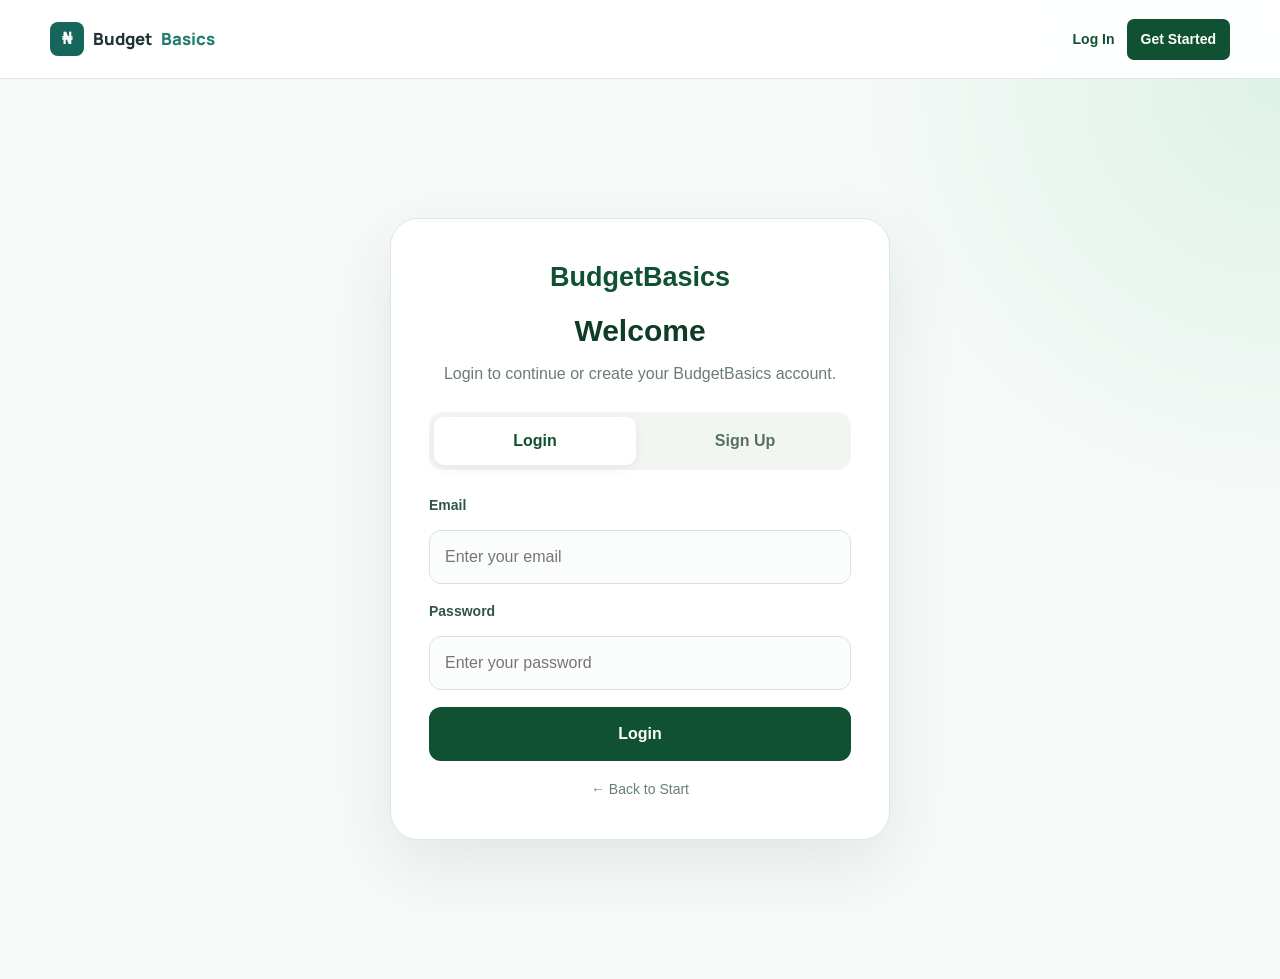
<file: HTML/landing.html>
<!DOCTYPE html>
<html lang="en">
<head>
<meta charset="UTF-8">
<meta name="viewport" content="width=device-width, initial-scale=1.0">
<title>BudgetBasics | Dashboard</title>
<script src="../site.js?v=remove-visitor-counter-1" defer></script>

<style>
*{
    margin:0;
    padding:0;
    box-sizing:border-box;
}

html{
    scroll-behavior:smooth;
}

body{
    font-family:Arial, Helvetica, sans-serif;
    background:#f8faf9;
    color:#123524;
    overflow-x:hidden;
}

button,
input,
select{
    font:inherit;
}

button{
    cursor:pointer;
}

a{
    text-decoration:none;
    color:inherit;
}

:root{
    --green:#0f5132;
    --green2:#19a463;
    --green3:#20b66c;
    --dark:#103b27;
    --light:#f8faf9;
    --white:#fff;
    --border:#dce8e1;
    --text:#456153;
}

/* =========================
   SCROLL PROGRESS
========================= */

.scroll-progress{
    position:fixed;
    top:0;
    left:0;
    height:4px;
    width:0;
    background:#20b66c;
    z-index:9999;
}

header{
    position:sticky;
    top:0;
    z-index:1000;
    background:rgba(255,255,255,.94);
    backdrop-filter:blur(15px);
    border-bottom:1px solid #e5eee9;
}

.navbar{
    max-width:1200px;
    margin:auto;
    min-height:75px;
    display:flex;
    align-items:center;
    justify-content:space-between;
    padding:0 25px;
}

.nav-logo{
    position:relative;
    display:inline-flex;
    align-items:center;
    gap:9px;
    font-size:25px;
    font-weight:900;
    color:var(--green);
}

.nav-logo span{
    color:var(--green2);
}

.nav-logo .dashboard-visit-count{
    display:inline-flex;
    align-items:center;
    gap:7px;
    min-height:26px;
    padding:4px 9px;
    border:1px solid rgba(15,81,50,.13);
    border-radius:999px;
    color:var(--green);
    background:linear-gradient(135deg,#f2fbf6,#e6f6ed);
    box-shadow:0 2px 8px rgba(15,81,50,.08);
    font-size:11px;
    font-weight:800;
    line-height:1;
    white-space:nowrap;
    animation:visitBadgeIn .45s cubic-bezier(.2,.75,.3,1) both;
}

.nav-logo .dashboard-visit-count::before{
    width:6px;
    height:6px;
    flex:0 0 auto;
    border-radius:50%;
    background:var(--green2);
    box-shadow:0 0 0 3px rgba(25,164,99,.12);
}

.nav-logo .dashboard-visit-count[hidden]{
    display:none;
}

.nav-links{
    display:flex;
    align-items:center;
    gap:27px;
}

.nav-links a{
    color:#476356;
    font-size:14px;
    font-weight:700;
    transition:.25s;
}

.nav-links a:hover{
    color:var(--green2);
}

.nav-dropdown{
    position:relative;
}

.nav-dropdown summary{
    color:#476356;
    cursor:pointer;
    font-size:14px;
    font-weight:700;
    list-style:none;
    white-space:nowrap;
}

.nav-dropdown summary::-webkit-details-marker{
    display:none;
}

.nav-dropdown summary::after{
    display:inline-block;
    content:"⌄";
    margin-left:6px;
    transition:transform .18s ease;
}

.nav-dropdown[open] summary::after{
    transform:rotate(180deg);
}

.nav-dropdown summary:hover,
.nav-dropdown[open] summary{
    color:var(--green2);
}

.nav-dropdown .nav-submenu{
    position:absolute;
    top:calc(100% + 12px);
    left:-14px;
    z-index:30;
    display:none;
    min-width:230px;
    padding:8px 14px;
    border:1px solid var(--border);
    border-radius:10px;
    background:#fff;
    box-shadow:0 16px 34px rgba(16,59,39,.14);
    animation:navDropdownIn .18s ease both;
    transform-origin:top center;
}

.nav-dropdown[open] .nav-submenu{
    display:grid;
    gap:0;
}

.nav-dropdown .nav-submenu a{
    padding:9px 0;
    white-space:nowrap;
}

.nav-disabled{
    display:block;
    padding:9px 0;
    color:#789084;
    font-size:12px;
    line-height:1.4;
}

.nav-start-now{
    padding:10px 18px;
    border-radius:25px;
    background:var(--green);
    color:#fff!important;
}

.menu-btn{
    display:none;
    border:0;
    background:none;
    font-size:26px;
    color:var(--green);
}

/* =========================
   HERO
========================= */

.hero{
    min-height:680px;
    display:flex;
    align-items:center;
    position:relative;
    overflow:hidden;
    padding:80px 25px;
    background:
        radial-gradient(circle at 80% 30%,rgba(32,182,108,.15),transparent 30%),
        linear-gradient(135deg,#f8faf9,#eef8f2);
}

.hero-container{
    max-width:1200px;
    width:100%;
    margin:auto;
    display:grid;
    grid-template-columns:1.05fr .95fr;
    align-items:center;
    gap:60px;
}

.hero-tag{
    display:inline-block;
    padding:8px 14px;
    border-radius:30px;
    background:#e8f7ef;
    color:var(--green);
    font-weight:800;
    font-size:13px;
    margin-bottom:20px;
}

.hero h1{
    font-size:clamp(42px,6vw,70px);
    line-height:1.04;
    color:var(--dark);
    margin-bottom:22px;
}

.hero h1 span{
    color:var(--green2);
}

.hero p{
    font-size:18px;
    color:#5d7167;
    line-height:1.8;
    max-width:600px;
    margin-bottom:30px;
}

.hero-buttons{
    display:flex;
    gap:12px;
    flex-wrap:wrap;
}

.hero-btn{
    padding:14px 22px;
    border-radius:12px;
    border:0;
    background:var(--green);
    color:#fff;
    font-weight:800;
}

.hero-btn:hover{
    transform:translateY(-3px);
    box-shadow:0 10px 24px rgba(15,81,50,.16);
}

.hero-btn.secondary{
    background:#fff;
    color:var(--green);
    border:1px solid #d9e7df;
}

.ai-btn{
    display:inline-flex;
    align-items:center;
    gap:9px;
    color:var(--green);
    background:
        linear-gradient(#fff,#fff) padding-box,
        conic-gradient(from 220deg,var(--green2),#7fe0ab,var(--green3),var(--green2)) border-box;
    border:1.5px solid transparent;
    transition:transform .25s ease, box-shadow .25s ease;
}

.ai-btn svg{
    color:var(--green2);
    transition:transform .4s ease;
    flex-shrink:0;
}

.ai-btn:hover{
    transform:translateY(-3px);
    box-shadow:0 12px 26px rgba(32,182,108,.22);
}

.ai-btn:hover svg{
    transform:rotate(90deg);
}

/* On the dark-green CTA section the gradient-outline look loses
   contrast, so flip it to a solid white pill instead. */
.cta .ai-btn{
    background:#fff;
    color:var(--green);
    border:0;
    box-shadow:0 10px 24px rgba(0,0,0,.18);
}

.cta .ai-btn:hover{
    box-shadow:0 14px 30px rgba(0,0,0,.26);
}

.dashboard-card{
    background:#fff;
    border:1px solid #dfebe4;
    border-radius:25px;
    padding:25px;
    box-shadow:0 25px 70px rgba(15,81,50,.12);
    animation:float 5s ease-in-out infinite;
}

.dashboard-top{
    display:flex;
    justify-content:space-between;
    margin-bottom:25px;
}

.dashboard-title{
    color:#71837a;
    font-size:13px;
}

.dashboard-balance{
    font-size:35px;
    font-weight:900;
    color:var(--dark);
    margin-top:6px;
}

.balance-change{
    color:var(--green2);
    font-size:13px;
    font-weight:800;
}

.chart{
    height:150px;
    display:flex;
    align-items:flex-end;
    gap:10px;
    padding:15px 0;
    border-bottom:1px solid #e8eee9;
}

.bar{
    flex:1;
    border-radius:8px 8px 0 0;
    background:linear-gradient(to top,var(--green),var(--green3));
    animation:grow .8s ease forwards;
    transform-origin:bottom;
}

.bar:nth-child(1){height:40%}
.bar:nth-child(2){height:58%}
.bar:nth-child(3){height:47%}
.bar:nth-child(4){height:75%}
.bar:nth-child(5){height:65%}
.bar:nth-child(6){height:88%}
.bar:nth-child(7){height:78%}

.transactions{
    margin-top:20px;
}

.transaction{
    display:flex;
    align-items:center;
    justify-content:space-between;
    padding:12px 0;
    border-bottom:1px solid #edf2ef;
}

.transaction:last-child{
    border-bottom:0;
}

.transaction-left{
    display:flex;
    align-items:center;
    gap:10px;
}

.transaction-icon{
    width:35px;
    height:35px;
    border-radius:10px;
    display:flex;
    align-items:center;
    justify-content:center;
    background:#edf8f2;
}

.transaction-name{
    font-weight:700;
    color:#365444;
    font-size:14px;
}

.transaction-date{
    color:#82938a;
    font-size:11px;
    margin-top:3px;
}

.transaction-price{
    font-weight:800;
    color:#345141;
}

/* =========================
   TRUST
========================= */

.trust{
    padding:30px 25px;
    background:var(--green);
    color:#fff;
}

.trust-inner{
    max-width:1100px;
    margin:auto;
    display:grid;
    grid-template-columns:repeat(3,1fr);
    gap:20px;
    text-align:center;
}

.trust-item strong{
    display:block;
    font-size:25px;
    margin-bottom:5px;
}

.trust-item span{
    opacity:.8;
    font-size:13px;
}

/* =========================
   SECTIONS
========================= */

.section{
    padding:90px 25px;
}

.section-container{
    max-width:1200px;
    margin:auto;
}

.section-heading{
    max-width:700px;
    margin-bottom:45px;
}

.section-heading.center{
    text-align:center;
    margin-left:auto;
    margin-right:auto;
}

.section-heading small{
    color:var(--green2);
    font-weight:900;
    text-transform:uppercase;
    letter-spacing:1px;
}

.section-heading h2{
    color:var(--dark);
    font-size:clamp(32px,5vw,48px);
    margin:10px 0 15px;
}

.section-heading p{
    color:#667a70;
    line-height:1.8;
}

/* =========================
   PERSONAL PROFILE
========================= */

.personal-card{
    display:grid;
    grid-template-columns:repeat(4,1fr);
    gap:15px;
    margin-bottom:70px;
}

.personal-item{
    background:#fff;
    border:1px solid var(--border);
    border-radius:18px;
    padding:20px;
}

.personal-item small{
    display:block;
    color:#82948a;
    margin-bottom:8px;
}

.personal-item strong{
    color:var(--dark);
    font-size:20px;
}

/* =========================
   FEATURES
========================= */

.feature-grid{
    display:grid;
    grid-template-columns:repeat(4,1fr);
    gap:20px;
}

.help-section .feature-grid{
    grid-template-columns:repeat(3,minmax(0,1fr));
    max-width:1040px;
    margin:0 auto;
}

.feature-card{
    background:#fff;
    border:1px solid var(--border);
    padding:28px;
    border-radius:20px;
    transition:.3s;
}

.help-section .feature-card{
    opacity:0;
    transform:translateY(18px);
    transition:opacity .5s ease,transform .5s ease,box-shadow .3s ease;
}

.help-section.is-visible .feature-card{
    opacity:1;
    transform:translateY(0);
}

.help-section.is-visible .feature-card:nth-child(2){
    transition-delay:100ms;
}

.help-section.is-visible .feature-card:nth-child(3){
    transition-delay:200ms;
}

.feature-card:hover{
    transform:translateY(-8px);
    box-shadow:0 18px 40px rgba(15,81,50,.09);
}

.feature-icon{
    width:50px;
    height:50px;
    border-radius:14px;
    background:#eaf8f0;
    color:var(--green);
    display:flex;
    align-items:center;
    justify-content:center;
    font-size:22px;
    margin-bottom:20px;
}

.feature-card h3{
    color:var(--dark);
    margin-bottom:10px;
}

.feature-card p{
    color:#6b7f75;
    line-height:1.7;
    font-size:14px;
}

/* =========================
   LESSONS
========================= */

.lessons{
    background:#eef7f1;
}

.lesson-grid{
    display:grid;
    grid-template-columns:repeat(3,1fr);
    gap:20px;
}

.lesson{
    background:#fff;
    padding:28px;
    border-radius:20px;
    border:1px solid #dce9e1;
}

.lesson-number{
    color:var(--green2);
    font-weight:900;
    margin-bottom:12px;
}

.lesson h3{
    color:var(--dark);
    margin-bottom:10px;
}

.lesson p{
    color:#687c72;
    line-height:1.7;
}

.lesson, .personal-item, .ai-preview{
    transition:transform .3s ease, box-shadow .3s ease, border-color .3s ease;
}

.lesson:hover, .personal-item:hover, .ai-preview:hover{
    transform:translateY(-5px);
    box-shadow:0 16px 35px rgba(15,81,50,.08);
}

/* =========================
   STATS
========================= */

.stats{
    padding:70px 25px;
    background:var(--dark);
    color:#fff;
}

.stats-grid{
    max-width:1100px;
    margin:auto;
    display:grid;
    grid-template-columns:repeat(4,1fr);
    gap:20px;
    text-align:center;
}

.stat h3{
    font-size:38px;
    margin-bottom:7px;
}

.stat p{
    color:#b9cec2;
}

/* =========================
   AI
========================= */

.ai-section{
    background:#fff;
}

.ai-box{
    max-width:1000px;
    margin:auto;
    background:#eff8f2;
    border-radius:28px;
    padding:40px;
    display:grid;
    grid-template-columns:1fr 1fr;
    gap:40px;
    align-items:center;
}

.ai-box h2{
    font-size:40px;
    color:var(--dark);
    margin-bottom:15px;
}

.ai-box p{
    color:#63776d;
    line-height:1.8;
}

.ai-preview{
    background:#fff;
    border-radius:20px;
    padding:20px;
    border:1px solid #dce9e1;
}

.ai-message{
    padding:12px 15px;
    background:#f0f5f2;
    border-radius:12px;
    margin-bottom:10px;
    color:#466052;
    font-size:14px;
}

.ai-message.user{
    background:#e2f7eb;
    text-align:right;
    color:var(--green);
}

.help-section .feature-card .hero-btn{
    display:inline-block;
    margin-top:18px;
}

/* =========================
   CTA
========================= */

.cta{
    padding:100px 25px;
    text-align:center;
    background:
        radial-gradient(circle at top right,rgba(255,255,255,.12),transparent 30%),
        var(--green);
    color:#fff;
}

.cta h2{
    font-size:clamp(35px,5vw,55px);
    margin-bottom:15px;
}

.cta p{
    max-width:650px;
    margin:0 auto 28px;
    line-height:1.8;
    color:#d4e8dc;
}

/* =========================
   FOOTER
========================= */

footer{
    background:#092619;
    color:#fff;
    padding:65px 25px 25px;
}

.footer-container{
    max-width:1200px;
    margin:auto;
}

.footer-grid{
    display:grid;
    grid-template-columns:1.4fr .8fr .8fr .9fr 1.5fr;
    gap:28px;
    padding-bottom:40px;
}

.footer-sitemap-links{
    display:grid;
    grid-template-columns:repeat(2,minmax(0,1fr));
    column-gap:14px;
}

.footer-brand{
    font-size:27px;
    font-weight:900;
    margin-bottom:15px;
}

.footer-brand span{
    color:#20b66c;
}

.footer-column p{
    color:#a8bdb1;
    line-height:1.8;
    font-size:14px;
}

.footer-column h4{
    margin-bottom:17px;
}

.footer-column a{
    display:block;
    color:#a8bdb1;
    font-size:14px;
    margin-bottom:11px;
    transition:.2s;
}

.footer-column a:hover{
    color:#fff;
}

.footer-bottom{
    border-top:1px solid rgba(255,255,255,.1);
    padding-top:20px;
    color:#89a094;
    font-size:13px;
    display:flex;
    justify-content:space-between;
    gap:15px;
    flex-wrap:wrap;
}

/* =========================
   FLOATING AI
========================= */

.ai-floating{
    position:fixed;
    right:25px;
    bottom:25px;
    z-index:2000;
}

.ai-button{
    width:58px;
    height:58px;
    border:0;
    border-radius:50%;
    background:var(--green);
    color:#fff;
    font-size:22px;
    box-shadow:0 12px 30px rgba(0,0,0,.2);
}

.chat-window{
    position:absolute;
    right:0;
    bottom:70px;
    width:330px;
    background:#fff;
    border:1px solid #dce8e1;
    border-radius:20px;
    box-shadow:0 20px 60px rgba(0,0,0,.18);
    overflow:hidden;
    display:none;
}

.chat-window.active{
    display:block;
    animation:fadeUp .3s ease;
}

.chat-header{
    background:var(--green);
    color:#fff;
    padding:16px;
    display:flex;
    justify-content:space-between;
}

.chat-header button{
    border:0;
    background:none;
    color:#fff;
}

.chat-body{
    height:280px;
    padding:15px;
    overflow-y:auto;
}

.chat-input{
    display:flex;
    border-top:1px solid #e4ece7;
}

.chat-input input{
    flex:1;
    border:0;
    padding:13px;
    outline:none;
}

.chat-input button{
    border:0;
    background:var(--green);
    color:#fff;
    padding:0 17px;
}

/* =========================
   ANIMATIONS
========================= */

@keyframes fadeUp{
    from{
        opacity:0;
        transform:translateY(25px);
    }
    to{
        opacity:1;
        transform:translateY(0);
    }
}

@keyframes float{
    0%,100%{
        transform:translateY(0);
    }
    50%{
        transform:translateY(-12px);
    }
}

@keyframes grow{
    from{
        transform:scaleY(0);
    }
    to{
        transform:scaleY(1);
    }
}

@keyframes navDropdownIn{
    from{opacity:0;transform:translateY(-5px);}
    to{opacity:1;transform:translateY(0);}
}

@keyframes visitBadgeIn{
    from{opacity:0;transform:translateY(-5px) scale(.94);}
    to{opacity:1;transform:translateY(0) scale(1);}
}

@media(prefers-reduced-motion:reduce){
    *, *::before, *::after{
        animation-duration:.01ms !important;
        animation-iteration-count:1 !important;
        scroll-behavior:auto !important;
        transition-duration:.01ms !important;
    }

    .help-section .feature-card{
        opacity:1;
        transform:none;
    }
}

@media(max-width:1024px){

    .navbar{
        position:relative;
    }

    .nav-links{
        position:absolute;
        top:75px;
        left:0;
        right:0;
        display:none;
        flex-direction:column;
        align-items:stretch;
        padding:12px 25px 20px;
        border-bottom:1px solid #e5eee9;
        background:#fff;
        box-shadow:0 14px 25px rgba(16,59,39,.1);
        gap:0;
    }

    .nav-links.active{
        display:flex;
    }

    .nav-dropdown{
        width:100%;
    }

    .nav-dropdown summary,
    .nav-links > a{
        display:block;
        padding:12px 0;
    }

    .nav-dropdown .nav-submenu{
        position:static;
        min-width:0;
        padding:0 12px 8px;
        border:0;
        border-radius:0;
        box-shadow:none;
    }

    .menu-btn{
        display:block;
    }

    .hero-container{
        grid-template-columns:1fr;
    }

    .feature-grid{
        grid-template-columns:repeat(2,1fr);
    }

    .help-section .feature-grid{
        grid-template-columns:repeat(2,minmax(0,1fr));
    }

    .help-section .feature-card:last-child:nth-child(odd){
        grid-column:1/-1;
        width:calc((100% - 20px)/2);
        justify-self:center;
    }

    .personal-card{
        grid-template-columns:repeat(2,1fr);
    }

    .lesson-grid{
        grid-template-columns:1fr;
    }

    .stats-grid{
        grid-template-columns:repeat(2,1fr);
    }

    .ai-box{
        grid-template-columns:1fr;
    }

    .footer-grid{
        grid-template-columns:repeat(2,1fr);
    }
}

@media(max-width:700px){
    .hero{
        padding:65px 20px;
    }

    .section{
        padding:70px 20px;
    }

    .trust-inner{
        grid-template-columns:1fr;
    }

    .feature-grid{
        grid-template-columns:1fr;
    }

    .help-section .feature-grid{
        grid-template-columns:minmax(0,1fr);
    }

    .help-section .feature-card:last-child:nth-child(odd){
        grid-column:auto;
        width:auto;
    }

    .personal-card{
        grid-template-columns:1fr;
    }

    .stats-grid{
        grid-template-columns:1fr 1fr;
    }

    .footer-grid{
        grid-template-columns:1fr;
    }

    .ai-box{
        padding:25px;
    }

    .ai-box h2{
        font-size:32px;
    }

    .ai-floating{
        right:12px;
        bottom:12px;
    }

    .ai-button{
        width:56px;
        height:56px;
        font-size:20px;
    }

    .chat-window{
        position:fixed;
        left:12px;
        right:12px;
        bottom:78px;
        width:auto;
        max-width:none;
        max-height:calc(100dvh - 92px);
        border-radius:18px;
    }

    .chat-body{
        height:min(280px, 45dvh);
        min-height:180px;
        padding:12px;
    }

    .chat-header{
        padding:14px;
    }

    .chat-input input{
        min-width:0;
        padding:13px 11px;
        font-size:16px;
    }

    .chat-input button{
        padding:0 14px;
        flex-shrink:0;
    }
}

@media(max-width:450px){

    .stats-grid{
        grid-template-columns:1fr;
    }

    .ai-floating{
        right:10px;
        bottom:10px;
    }

    .ai-button{
        width:52px;
        height:52px;
        font-size:19px;
    }

    .chat-window{
        left:8px;
        right:8px;
        bottom:70px;
        border-radius:16px;
        max-height:calc(100dvh - 82px);
    }

    .chat-body{
        height:min(250px, 42dvh);
        min-height:160px;
    }

    .chat-input button{
        padding:0 12px;
    }
}
</style>
</head>

<body data-requires-auth="true">

<div class="scroll-progress" id="scrollProgress"></div>

<div id="Home">

<header>

    <nav class="navbar">

        <a href="#home" class="nav-logo">
            Budget<span>Basics</span>
            <span class="dashboard-visit-count" id="dashboardVisitCount" hidden></span>
        </a>

        <div class="nav-links" id="navbar">

            <details class="nav-dropdown">
                <summary>Learn Budgeting</summary>
                <div class="nav-submenu">
                    <a href="./learn-budgeting.html">Learning overview</a>
                    <a href="./budgeting-basics.html">Budgeting Basics</a>
                    <a href="./savings-goals.html">Savings Goals</a>
                    <a href="./needs-vs-wants.html">Needs vs Wants</a>
                    <a href="./expense-planner.html">Expense Planner</a>
                    <a href="./money-mistakes.html">Money Mistakes</a>
                </div>
            </details>

            <details class="nav-dropdown">
                <summary>Practice Planning</summary>
                <div class="nav-submenu">
                    <a href="./savings-goals.html">Savings Goals</a>
                    <a href="./expense-planner.html">Expense Planner</a>
                </div>
            </details>

            <details class="nav-dropdown">
                <summary>Explore Resources</summary>
                <div class="nav-submenu">
                    <a href="./money-mistakes.html">Money Mistakes</a>
                    <a href="./needs-vs-wants.html">Needs vs Wants</a>
                    <a href="./infographics-gallery.html">Infographics &amp; Learning Gallery</a>
                    <a href="./resource-library.html">Search, Sort &amp; Filter</a>
                </div>
            </details>

            <a href="./ai-assistant.html">AI Q&amp;A Assistant</a>

            <a href="./about.html">About Us</a>

        </div>

        <button class="menu-btn" type="button" onclick="toggleMenu()" aria-label="Open navigation" aria-controls="navbar" aria-expanded="false">
            ☰
        </button>

    </nav>

</header>

<section class="hero" id="home">

    <div class="hero-container">

        <div>

            <div class="hero-tag">
                Welcome to BudgetBasics
            </div>

            <h1>
                Build better
                <span>money habits.</span>
            </h1>

            <p>
                Take control of your money with simple budgeting,
                saving and spending tools designed to help you
                make smarter financial decisions.
            </p>

            <div class="hero-buttons">

                <a href="./budgeting-basics.html" class="hero-btn">
                    Explore Budgeting Basics
                </a>

                <a href="#ai" class="hero-btn ai-btn">
                    <svg viewBox="0 0 24 24" width="17" height="17" fill="none" aria-hidden="true">
                        <path d="M12 3.5c.55 3.1 1.15 4.85 2.2 5.9 1.05 1.05 2.8 1.65 5.9 2.2-3.1.55-4.85 1.15-5.9 2.2-1.05 1.05-1.65 2.8-2.2 5.9-.55-3.1-1.15-4.85-2.2-5.9-1.05-1.05-2.8-1.65-5.9-2.2 3.1-.55 4.85-1.15 5.9-2.2 1.05-1.05 1.65-2.8 2.2-5.9Z" fill="currentColor"/>
                    </svg>
                    Ask AI Assistant
                </a>

            </div>

        </div>

        <div class="dashboard-card">

            <div class="dashboard-top">

                <div>
                    <div class="dashboard-title">
                        Available Budget
                    </div>

                    <div class="dashboard-balance" id="dashboardBalance">
                        ₦0
                    </div>
                </div>

                <div class="balance-change">
                    Ready
                </div>

            </div>

            <div class="chart">

                <div class="bar"></div>
                <div class="bar"></div>
                <div class="bar"></div>
                <div class="bar"></div>
                <div class="bar"></div>
                <div class="bar"></div>
                <div class="bar"></div>

            </div>

            <div class="transactions">

                <div class="transaction">

                    <div class="transaction-left">

                        <div class="transaction-icon">
                            🍲
                        </div>

                        <div>
                            <div class="transaction-name">
                                Food
                            </div>

                            <div class="transaction-date">
                                Budget category
                            </div>
                        </div>

                    </div>

                    <div class="transaction-price">
                        <span id="dashboardPurpose">
                            Your Goal
                        </span>
                    </div>

                </div>

                <div class="transaction">

                    <div class="transaction-left">

                        <div class="transaction-icon">
                            💰
                        </div>

                        <div>
                            <div class="transaction-name">
                                Savings Goal
                            </div>

                            <div class="transaction-date">
                                Target
                            </div>
                        </div>

                    </div>

                    <div class="transaction-price" id="dashboardSavings">
                        ₦0
                    </div>

                </div>

            </div>

        </div>

    </div>

</section>

<section class="trust">

    <div class="trust-inner">

        <div class="trust-item">
            <strong>100%</strong>
            <span>Beginner Friendly</span>
        </div>

        <div class="trust-item">
            <strong>24/7</strong>
            <span>Learning Access</span>
        </div>

        <div class="trust-item">
            <strong>Simple</strong>
            <span>Money Education</span>
        </div>

    </div>

</section>

<section class="section">

    <div class="section-container">

        <div class="section-heading">

            <small>Your Setup</small>

            <h2>
                Your money plan
            </h2>

            <p>
                Here is the information you provided during setup.
            </p>

        </div>

        <div class="personal-card">

            <div class="personal-item">
                <small>Name</small>
                <strong id="profileName">User</strong>
            </div>

            <div class="personal-item">
                <small>Budget Purpose</small>
                <strong id="profilePurpose">—</strong>
            </div>

            <div class="personal-item">
                <small>Money Frequency</small>
                <strong id="profileFrequency">—</strong>
            </div>

            <div class="personal-item">
                <small>Main Goal</small>
                <strong id="profileHelp">—</strong>
            </div>

        </div>

    </div>

</section>

<section class="section" id="topics">

    <div class="section-container">

        <div class="section-heading center">

            <small>What You Can Do</small>

            <h2>
                Simple tools for better money habits
            </h2>

            <p>
                BudgetBasics gives you simple ways to understand
                and manage your personal finances.
            </p>

        </div>

        <div class="feature-grid">

            <div class="feature-card">
                <div class="feature-icon">📊</div>
                <h3>Budgeting</h3>
                <p>
                    Learn how to create a realistic budget and
                    understand where your money goes.
                </p>
            </div>

            <div class="feature-card">
                <div class="feature-icon">💰</div>
                <h3>Saving</h3>
                <p>
                    Set savings goals and learn practical ways
                    to build your savings over time.
                </p>
            </div>

            <div class="feature-card">
                <div class="feature-icon">🛒</div>
                <h3>Smart Spending</h3>
                <p>
                    Learn how to separate needs from wants and
                    make more thoughtful spending decisions.
                </p>
            </div>

            <div class="feature-card">
                <div class="feature-icon">🧮</div>
                <h3>Money Tools</h3>
                <p>
                    Use simple financial calculations and
                    educational tools to understand your money.
                </p>
            </div>

        </div>

    </div>

</section>

<section class="section lessons" id="learn">

    <div class="section-container">

        <div class="section-heading center">

            <small>Learn</small>

            <h2>
                Start with the basics
            </h2>

            <p>
                Build your financial knowledge one lesson at a time.
            </p>

        </div>

        <div class="lesson-grid">

            <div class="lesson">
                <div class="lesson-number">LESSON 01</div>
                <h3>Understanding a Budget</h3>
                <p>
                    Learn what a budget is, why it matters and
                    how to create one that works for you.
                </p>
            </div>

            <div class="lesson">
                <div class="lesson-number">LESSON 02</div>
                <h3>Needs vs Wants</h3>
                <p>
                    Understand the difference between essential
                    expenses and things you simply want.
                </p>
            </div>

            <div class="lesson">
                <div class="lesson-number">LESSON 03</div>
                <h3>Building Savings</h3>
                <p>
                    Discover simple strategies for setting goals
                    and building your savings consistently.
                </p>
            </div>

        </div>

    </div>

</section>

<section class="stats">

    <div class="stats-grid">

        <div class="stat">
            <h3>4+</h3>
            <p>Financial Topics</p>
        </div>

        <div class="stat">
            <h3>10+</h3>
            <p>Learning Concepts</p>
        </div>

        <div class="stat">
            <h3>24/7</h3>
            <p>Access</p>
        </div>

        <div class="stat">
            <h3>1</h3>
            <p>Simple Goal</p>
        </div>

    </div>

</section>

<section class="section ai-section" id="ai">

    <div class="ai-box">

        <div>

            <small style="color:#19a463;font-weight:900;">
                AI ASSISTANT
            </small>

            <h2>
                Have a money question?
            </h2>

            <p>
                Ask BudgetBasics simple financial education
                questions and get instant explanations.
            </p>

            <br>

            <button class="hero-btn ai-btn" onclick="openChat()">
                <svg viewBox="0 0 24 24" width="17" height="17" fill="none" aria-hidden="true">
                    <path d="M12 3.5c.55 3.1 1.15 4.85 2.2 5.9 1.05 1.05 2.8 1.65 5.9 2.2-3.1.55-4.85 1.15-5.9 2.2-1.05 1.05-1.65 2.8-2.2 5.9-.55-3.1-1.15-4.85-2.2-5.9-1.05-1.05-2.8-1.65-5.9-2.2 3.1-.55 4.85-1.15 5.9-2.2 1.05-1.05 1.65-2.8 2.2-5.9Z" fill="currentColor"/>
                </svg>
                Open AI Assistant
            </button>

        </div>

        <div class="ai-preview">

            <div class="ai-message">
                How can I start saving money?
            </div>

            <div class="ai-message user">
                I want to save but my income is small.
            </div>

            <div class="ai-message">
                Start with a small amount that you can
                consistently set aside.
            </div>

        </div>

    </div>

</section>

<section class="section help-section" id="help">
    <div class="section-container">
        <div class="section-heading center">
            <small>Get Help</small>
            <h2>Need a little help?</h2>
            <p>Choose what you need and BudgetBasics will take you to the right place.</p>
        </div>

        <div class="feature-grid">
            <div class="feature-card">
                <div class="feature-icon">💬</div>
                <h3>Ask the AI Assistant</h3>
                <p>Get simple explanations about budgeting, saving, spending and financial goals.</p>
                <button class="hero-btn" onclick="openChat()">Open Help Chat</button>
            </div>

            <div class="feature-card">
                <div class="feature-icon">📚</div>
                <h3>Learn the Basics</h3>
                <p>Review beginner-friendly lessons when you want to understand a money topic.</p>
                <a href="#learn" class="hero-btn">View Lessons</a>
            </div>

            <div class="feature-card">
                <div class="feature-icon">⚙️</div>
                <h3>Update Your Plan</h3>
                <p>Change your budget setup whenever your goals or circumstances change.</p>
                <a href="#" class="hero-btn secondary" onclick="showSetupAgain(event)">Update Budget</a>
            </div>
        </div>
    </div>
</section>

<section class="cta" id="start">

    <h2>
        Keep building better money habits.
    </h2>

    <p>
        Continue learning, review your goals and use
        BudgetBasics to improve your understanding of personal finance.
    </p>

    <button class="hero-btn ai-btn" onclick="openChat()">
        <svg viewBox="0 0 24 24" width="17" height="17" fill="none" aria-hidden="true">
            <path d="M12 3.5c.55 3.1 1.15 4.85 2.2 5.9 1.05 1.05 2.8 1.65 5.9 2.2-3.1.55-4.85 1.15-5.9 2.2-1.05 1.05-1.65 2.8-2.2 5.9-.55-3.1-1.15-4.85-2.2-5.9-1.05-1.05-2.8-1.65-5.9-2.2 3.1-.55 4.85-1.15 5.9-2.2 1.05-1.05 1.65-2.8 2.2-5.9Z" fill="currentColor"/>
        </svg>
        Ask the AI Assistant
    </button>

</section>

<footer>

    <div class="footer-container">

        <div class="footer-grid">

            <div class="footer-column">

                <div class="footer-brand">
                    Budget<span>Basics</span>
                </div>

                <p>
                    Simple financial education for people who
                    want to understand budgeting, saving and
                    smarter spending.
                </p>

            </div>

            <div class="footer-column">
                <h4>Explore</h4>
                <a href="#learn">Learn</a>
                <a href="#topics">Topics</a>
                <a href="#ai">AI Assistant</a>
            </div>

            <div class="footer-column">
                <h4>Learn</h4>
                <a href="#topics">Budgeting</a>
                <a href="#topics">Saving</a>
                <a href="#topics">Spending</a>
                <a href="#learn">Lessons</a>
            </div>

            <div class="footer-column">
                <h4>Your Account</h4>
                <a href="../index.html#setup" onclick="showSetupAgain(event)">Update Budget</a>
                <a href="../index.html" onclick="logout(event)">Log Out</a>
            </div>

            <div class="footer-column footer-sitemap">
                <h4>Site Map</h4>
                <div class="footer-sitemap-links">
                    <a href="../index.html">Welcome / Sign Up</a>
                    <a href="./landing.html">Dashboard</a>
                    <a href="./learn-budgeting.html">Learning Overview</a>
                    <a href="./budgeting-basics.html">Budgeting Basics</a>
                    <a href="./savings-goals.html">Savings Goals</a>
                    <a href="./needs-vs-wants.html">Needs vs Wants</a>
                    <a href="./expense-planner.html">Expense Planner</a>
                    <a href="./money-mistakes.html">Money Mistakes</a>
                    <a href="./infographics-gallery.html">Infographics Gallery</a>
                    <a href="./resource-library.html">Search &amp; Filter</a>
                    <a href="./ai-assistant.html">AI Q&amp;A Assistant</a>
                    <a href="./about.html">About Us</a>
                </div>
            </div>

        </div>

        <div class="footer-bottom">
            <span>© 2026 BudgetBasics. All rights reserved.</span>
            <span>Build better money habits.</span>
        </div>

    </div>

</footer>

<div class="ai-floating">

    <div class="chat-window" id="chatWindow">

        <div class="chat-header">
            <strong>BudgetBasics AI</strong>
            <button onclick="closeChat()">✕</button>
        </div>

        <div class="chat-body" id="chatBody">
            <div class="ai-message">
                Hi! Ask me a simple budgeting or saving question.
            </div>
        </div>

        <div class="chat-input">
            <input type="text" id="chatInput" placeholder="Ask a question..." onkeydown="chatEnter(event)">
            <button onclick="sendChat()">Send</button>
        </div>

    </div>

    <button class="ai-button" onclick="openChat()">💬</button>

</div>

</div>

<script>

const helpSection = document.querySelector(".help-section");
if(helpSection){
    if("IntersectionObserver" in window){
        const helpObserver = new IntersectionObserver(function(entries){
            if(entries.some(entry=>entry.isIntersecting)){
                helpSection.classList.add("is-visible");
                helpObserver.disconnect();
            }
        },{threshold:0.15});
        helpObserver.observe(helpSection);
    }else{
        helpSection.classList.add("is-visible");
    }
}

function loadProfile(){
    const account = JSON.parse(localStorage.getItem("budgetbasicsAccount") || "null");
    const profile = JSON.parse(localStorage.getItem("budgetbasicsProfile") || "null");

    const name = (profile && profile.name) || (account && account.name) || "User";
    document.getElementById("profileName").textContent = name;
    document.getElementById("profilePurpose").textContent = (profile && profile.purpose) || "Not set yet";
    document.getElementById("profileFrequency").textContent = (profile && profile.frequency) || "Not set yet";
    document.getElementById("profileHelp").textContent = (profile && profile.help) || "Not set yet";
    document.getElementById("dashboardBalance").textContent = formatMoney(profile ? profile.budget : 0);
    document.getElementById("dashboardSavings").textContent = formatMoney(profile ? profile.savings : 0);
    document.getElementById("dashboardPurpose").textContent = (profile && profile.purpose) || "Your Goal";
}

function recordDashboardVisit(){
    const countBadge = document.getElementById("dashboardVisitCount");
    if(!countBadge || localStorage.getItem("budgetbasicsLoggedIn") !== "true"){
        return;
    }

    let visitCount = Number(localStorage.getItem("budgetbasicsDashboardVisits"));
    if(!Number.isSafeInteger(visitCount) || visitCount < 0){
        visitCount = 0;
    }
    if(sessionStorage.getItem("budgetbasicsDashboardVisitRecorded") !== "true"){
        visitCount++;
        localStorage.setItem("budgetbasicsDashboardVisits",String(visitCount));
        sessionStorage.setItem("budgetbasicsDashboardVisitRecorded","true");
    }

    countBadge.textContent = visitCount.toLocaleString() + (visitCount === 1 ? " visit" : " visits");
    countBadge.setAttribute("aria-label","Authenticated dashboard visits on this browser: " + visitCount);
    countBadge.title = "Authenticated dashboard visits recorded in this browser";
    countBadge.hidden = false;
}

function formatMoney(amount){
    return "₦" + Number(amount || 0).toLocaleString("en-NG");
}

// Send the user back to the setup wizard.
function showSetupAgain(event){
    event.preventDefault();
    window.location.href = "../index.html#setup";
}

// Log the current user out and return to the welcome screen.
// The saved account stays in localStorage so the person can log in again.
function logout(event){
    if(event){
        event.preventDefault();
    }
    sessionStorage.removeItem("budgetbasicsDashboardVisitRecorded");
    localStorage.removeItem("budgetbasicsLoggedIn");
    window.location.href = "../index.html";
}

function toggleMenu(){
    const navigation = document.getElementById("navbar");
    const menuButton = document.querySelector(".menu-btn");
    const isOpen = navigation.classList.toggle("active");
    menuButton.setAttribute("aria-expanded",String(isOpen));
    menuButton.setAttribute("aria-label",isOpen ? "Close navigation" : "Open navigation");
}

function openChat(){
    document.getElementById("chatWindow").classList.add("active");
}

function closeChat(){
    document.getElementById("chatWindow").classList.remove("active");
}

function addChatMessage(text,type){
    const body = document.getElementById("chatBody");
    const message = document.createElement("div");
    message.className = "ai-message" + (type === "user" ? " user" : "");
    message.textContent = text;
    body.appendChild(message);
    body.scrollTop = body.scrollHeight;
}

function getAssistantResponse(question){
    const q = question.toLowerCase();
    if(q.includes("budget") || q.includes("budgeting")){
                return "A budget is a simple plan for how you will use your money. Start by listing your income, essential expenses, savings and flexible spending.";
    }
    if(q.includes("save") || q.includes("saving")){
                return "Start with an amount you can consistently save. Even a small amount can become meaningful when you save regularly.";
    }
    if(q.includes("spend") || q.includes("spending")){
        return "Before spending, ask whether something is a need or a want. Tracking your expenses can also help you identify where your money is going.";
    }
    if(q.includes("need") && q.includes("want")){
        return "A need is something essential, such as food or basic transportation. A want is something you would like but can live without.";
    }
    if(q.includes("goal")){
        return "A good financial goal should be specific and measurable. Decide what you want to save for, how much you need and when you want to reach the goal.";
    }
    return "I can help explain budgeting, saving, spending, financial goals and basic personal finance concepts. Try asking me one of those questions.";
}

function sendChat(){
    const input = document.getElementById("chatInput");
    const question = input.value.trim();
    if(!question){
        return;
    }
    addChatMessage(question, "user");
    input.value="";
    setTimeout(()=>{
        addChatMessage(getAssistantResponse(question), "bot");
    },500);
}

function chatEnter(event){
    if(event.key === "Enter"){
        sendChat();
    }
}

window.addEventListener("scroll",function(){
    const scrollTop = document.documentElement.scrollTop;
    const scrollHeight = document.documentElement.scrollHeight - document.documentElement.clientHeight;
    const progress = scrollHeight > 0 ? (scrollTop / scrollHeight) * 100 : 0;
    document.getElementById("scrollProgress").style.width = progress + "%";
});

document.querySelectorAll(".nav-links a").forEach(link=>{
    link.addEventListener("click",()=>{
        const navigation = document.getElementById("navbar");
        const menuButton = document.querySelector(".menu-btn");
        navigation.classList.remove("active");
        navigation.querySelectorAll("details[open]").forEach(item=>item.removeAttribute("open"));
        menuButton.setAttribute("aria-expanded","false");
        menuButton.setAttribute("aria-label","Open navigation");
    });
});


window.addEventListener("load",function(){
    const loggedIn = localStorage.getItem("budgetbasicsLoggedIn") === "true";
    if(!loggedIn){
        window.location.href = "../index.html#login";
        return;
    }
    loadProfile();
    recordDashboardVisit();
});

</script>

</body>
</html>
</file>
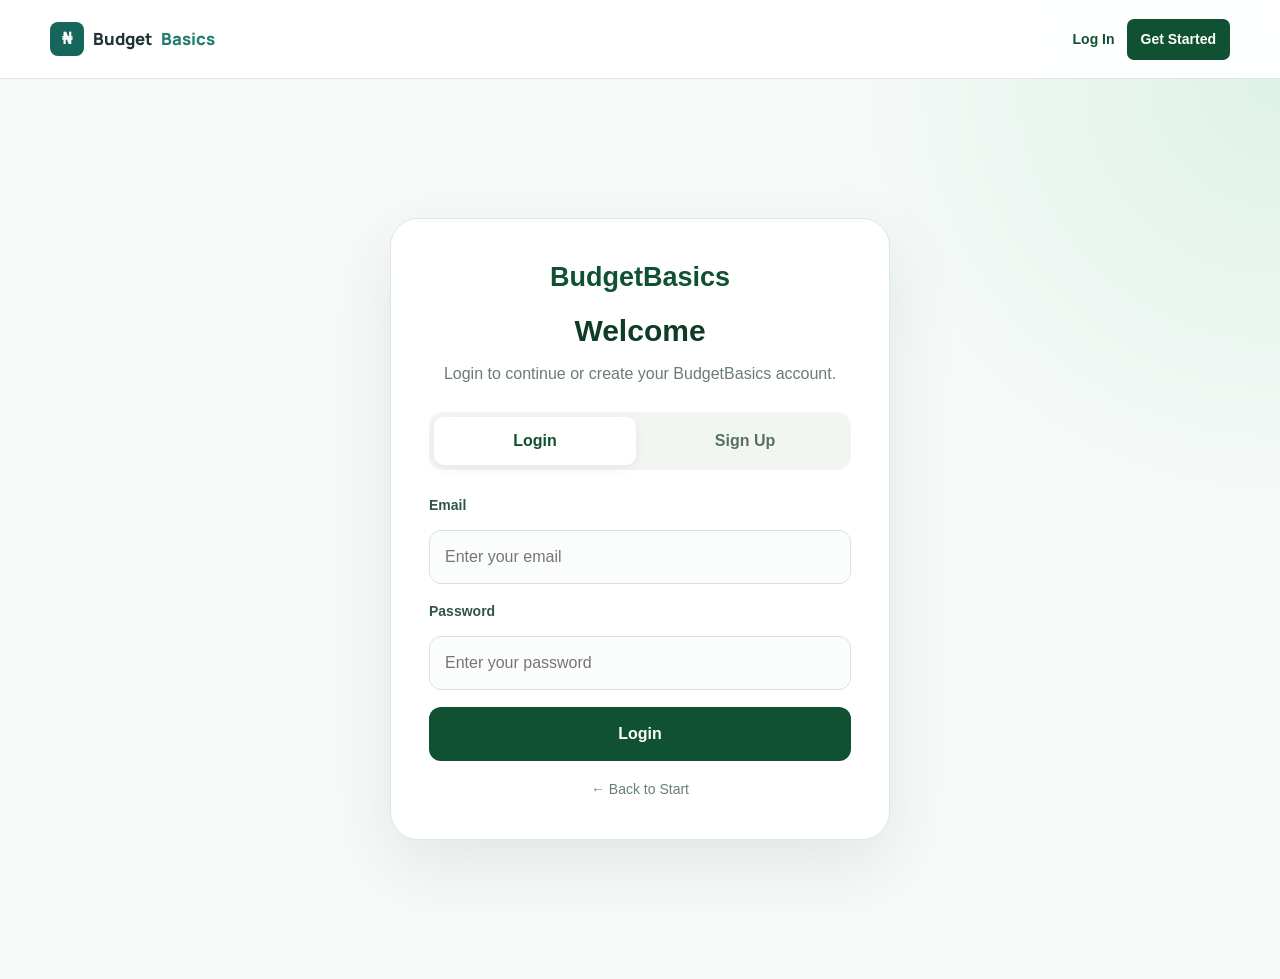
<file: HTML/learn-budgeting.html>
<!DOCTYPE html>
<html lang="en">
<head>
  <meta charset="UTF-8">
  <meta name="viewport" content="width=device-width, initial-scale=1.0">
  <meta name="description" content="Learn the budgeting basics, set savings goals, and make more confident money decisions with BudgetBasics.">
  <title>Learn Budgeting | BudgetBasics</title>
  <link rel="preconnect" href="https://fonts.googleapis.com">
  <link rel="preconnect" href="https://fonts.gstatic.com" crossorigin>
  <link href="https://fonts.googleapis.com/css2?family=DM+Sans:wght@400;500;600;700&family=Manrope:wght@700;800&display=swap" rel="stylesheet">
  <link rel="stylesheet" href="../styles.css">
  <script src="../site.js?v=visit-icon-3" defer></script>
</head>
<body data-requires-auth="true">
  <header class="site-header">
    <div class="header-inner">
      <a class="site-brand" href="landing.html" aria-label="BudgetBasics dashboard"><span class="brand-mark" aria-hidden="true">₦</span>Budget<span>Basics</span></a>
      <button class="menu-toggle" type="button" aria-expanded="false" aria-controls="site-navigation" aria-label="Open navigation">
        <span></span>
        <span></span>
        <span></span>
      </button>

      <nav class="site-navigation" id="site-navigation" aria-label="Main navigation">
        <details>
          <summary>Learn Budgeting</summary>
          <div class="nav-submenu">
            <a class="active" href="learn-budgeting.html" aria-current="page">Learning overview</a>
            <a href="budgeting-basics.html">Budgeting Basics</a>
            <a href="savings-goals.html">Savings Goals</a>
            <a href="needs-vs-wants.html">Needs vs Wants</a>
            <a href="expense-planner.html">Expense Planner</a>
            <a href="money-mistakes.html">Money Mistakes</a>
          </div>
        </details>
        <details>
          <summary>Practice Planning</summary>
          <div class="nav-submenu">
            <a href="savings-goals.html">Savings Goals</a>
            <a href="expense-planner.html">Expense Planner</a>
          </div>
        </details>
        <details>
          <summary>Explore Resources</summary>
          <div class="nav-submenu">
            <a href="money-mistakes.html">Money Mistakes</a>
            <a href="needs-vs-wants.html">Needs vs Wants</a>
            <a href="infographics-gallery.html">Infographics &amp; Learning Gallery</a>
            <a href="resource-library.html">Search, Sort &amp; Filter</a>
          </div>
        </details>
        <a href="ai-assistant.html">AI Q&amp;A Assistant</a>
        <a href="about.html">About Us</a>
      </nav>
    </div>
  </header>

  <nav class="breadcrumbs" aria-label="Breadcrumb">
    <ol>
      <li><a href="landing.html">Dashboard</a></li>
      <li aria-current="page">Learn Budgeting</li>
    </ol>
  </nav>

  <main>
    <section class="hero" aria-labelledby="page-title">
      <div class="hero-inner">
        <p class="eyebrow">Your money, made clearer</p>
        <h1 id="page-title">Learn Budgeting</h1>
        <p class="hero-description">Build practical money habits with simple lessons that help you plan, save, and spend with confidence.</p>
      </div>
    </section>

    <section class="learning-hub" aria-labelledby="topics-heading">
      <div class="section-heading">
        <div>
          <p class="eyebrow">Start where you are</p>
          <h2 id="topics-heading">Explore the essentials</h2>
        </div>
        <p class="section-intro">Five focused guides to help you feel more in control of your everyday finances.</p>
      </div>

      <div class="topic-grid">
        <article class="topic-card">
          <div class="card-number" aria-hidden="true">01</div>
          <div class="card-content">
            <img class="topic-image" src="../Images/pic1.jpg" alt="" loading="lazy">
            <h3>Budgeting Basics</h3>
            <p>Learn how to create a realistic plan for where your money goes each month.</p>
            <a class="learn-link" href="budgeting-basics.html">Learn more <span aria-hidden="true">&#8594;</span></a>
          </div>
        </article>

        <article class="topic-card">
          <div class="card-number" aria-hidden="true">02</div>
          <div class="card-content">
            <img class="topic-image" src="../Images/pic2.jpg" alt="" loading="lazy">
            <h3>Savings Goals</h3>
            <p>Turn what you want into clear, achievable goals with a plan for getting there.</p>
            <a class="learn-link" href="savings-goals.html">Learn more <span aria-hidden="true">&#8594;</span></a>
          </div>
        </article>

        <article class="topic-card">
          <div class="card-number" aria-hidden="true">03</div>
          <div class="card-content">
            <img class="topic-image" src="../Images/pic3.jpg" alt="" loading="lazy">
            <h3>Needs vs Wants</h3>
            <p>Make thoughtful spending choices by understanding the difference between needs and wants.</p>
            <a class="learn-link" href="needs-vs-wants.html">Learn more <span aria-hidden="true">&#8594;</span></a>
          </div>
        </article>

        <article class="topic-card">
          <div class="card-number" aria-hidden="true">04</div>
          <div class="card-content">
            <img class="topic-image" src="../Images/pic7.jpg" alt="" loading="lazy">
            <h3>Expense Planner</h3>
            <p>Organize your regular costs and prepare for expenses before they arrive.</p>
            <a class="learn-link" href="expense-planner.html">Learn more <span aria-hidden="true">&#8594;</span></a>
          </div>
        </article>

        <article class="topic-card">
          <div class="card-number" aria-hidden="true">05</div>
          <div class="card-content">
            <img class="topic-image" src="../Images/pic8.jpg" alt="" loading="lazy">
            <h3>Money Mistakes</h3>
            <p>Spot common money missteps and learn small ways to make your plan stronger.</p>
            <a class="learn-link" href="money-mistakes.html">Learn more <span aria-hidden="true">&#8594;</span></a>
          </div>
        </article>
      </div>
    </section>
  </main>
</body>
</html>
</file>
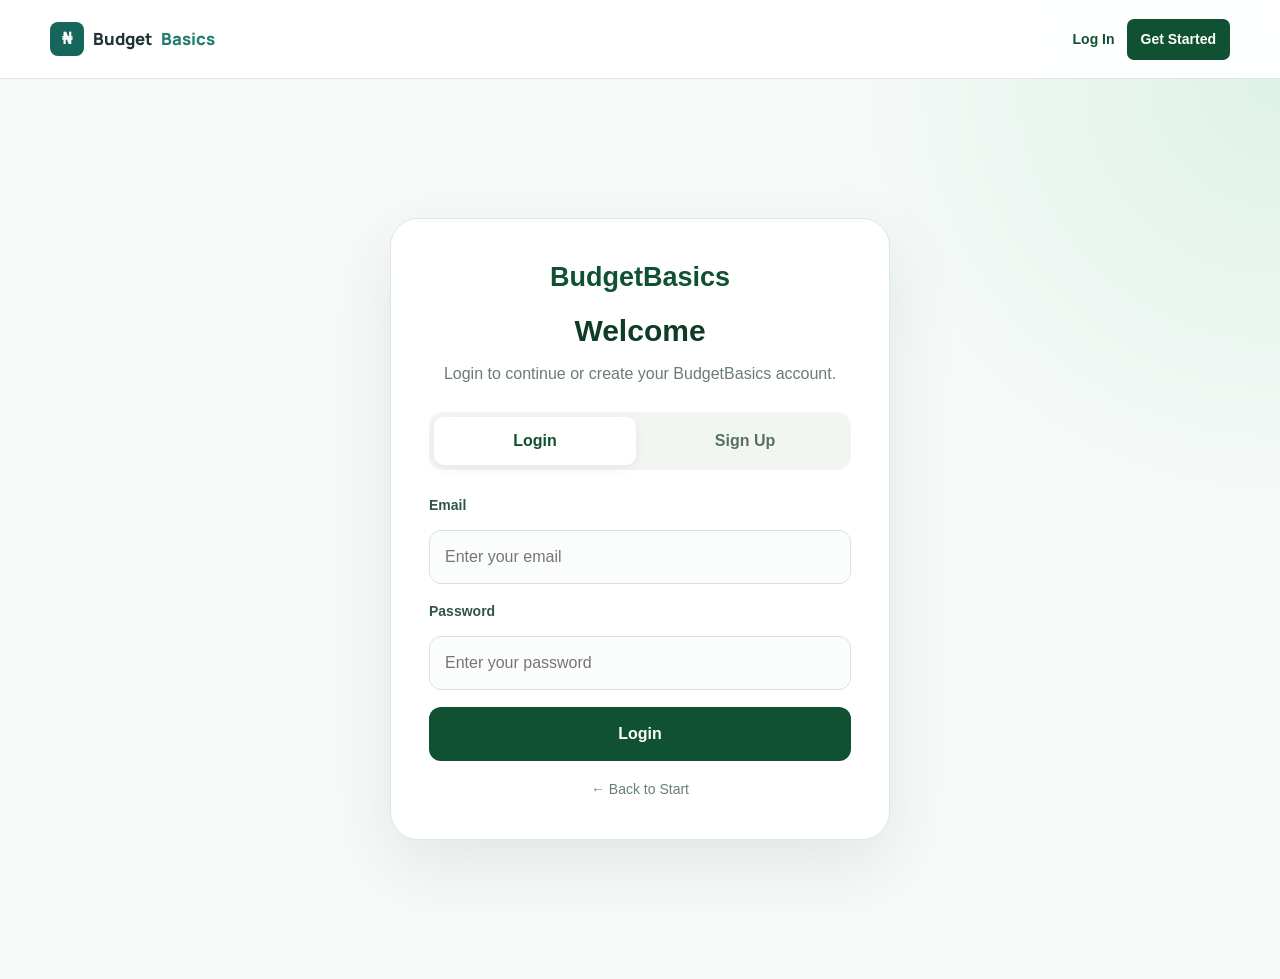
<file: HTML/money-mistakes.html>
<!DOCTYPE html>
<html lang="en">

<head>
    <meta charset="UTF-8">
    <meta name="viewport" content="width=device-width, initial-scale=1.0">
    <title>Money Mistakes | BudgetBasics</title>
    <link rel="stylesheet" href="../styles.css">
    <script src="../site.js?v=visit-icon-3" defer></script>
</head>

<body data-requires-auth="true">
    <header class="site-header">
        <div class="header-inner"><a class="site-brand" href="landing.html" aria-label="BudgetBasics dashboard"><span class="brand-mark" aria-hidden="true">₦</span>Budget<span>Basics</span></a><button
                class="menu-toggle" type="button" aria-expanded="false" aria-controls="site-navigation"
                aria-label="Open navigation"><span></span><span></span><span></span></button>
            <nav class="site-navigation" id="site-navigation" aria-label="Main navigation">
                <details><summary>Learn Budgeting</summary><div class="nav-submenu">
                    <a href="learn-budgeting.html">Learning overview</a><a href="budgeting-basics.html">Budgeting Basics</a>
                    <a href="savings-goals.html">Savings Goals</a><a href="needs-vs-wants.html">Needs vs Wants</a>
                    <a href="expense-planner.html">Expense Planner</a><a class="active" href="money-mistakes.html" aria-current="page">Money Mistakes</a>
                </div></details>
                <details><summary>Practice Planning</summary><div class="nav-submenu">
                    <a href="savings-goals.html">Savings Goals</a><a href="expense-planner.html">Expense Planner</a>
                </div></details>
                <details><summary>Explore Resources</summary><div class="nav-submenu">
                    <a class="active" href="money-mistakes.html" aria-current="page">Money Mistakes</a><a href="needs-vs-wants.html">Needs vs Wants</a>
                    <a href="infographics-gallery.html">Infographics &amp; Learning Gallery</a>
                    <a href="resource-library.html">Search, Sort &amp; Filter</a>
                </div></details>
                <a href="ai-assistant.html">AI Q&amp;A Assistant</a><a href="about.html">About Us</a>
            </nav>
        </div>
    </header>
    <nav class="breadcrumbs" aria-label="Breadcrumb">
        <ol>
            <li><a href="landing.html">Dashboard</a></li>
            <li><a href="resource-library.html">Explore Resources</a></li>
            <li aria-current="page">Money Mistakes</li>
        </ol>
    </nav>
    <main class="module-page">
        <section class="module-hero">
            <p class="eyebrow">Module 05</p>
            <h1>Money Mistakes</h1>
            <p>Small changes can protect your budget. Explore common student scenarios and practical fixes.</p>
        </section>
        <section class="module-content">
            <div class="accordion-list">
                <details open>
                    <summary>Impulse buying</summary>
                    <div>
                        <p><strong>Scenario:</strong> Jordan sees a sale and spends $60 meant for groceries.</p>
                        <p><strong>Corrective action:</strong> Add a 24-hour pause and remove saved card details from
                            shopping apps.</p>
                    </div>
                </details>
                <details>
                    <summary>Ignoring small expenses</summary>
                    <div>
                        <p><strong>Scenario:</strong> Three small coffees a week quietly become more than $50 each
                            month.</p>
                        <p><strong>Corrective action:</strong> Track every purchase for one week and set a realistic
                            “small treats” limit.</p>
                    </div>
                </details>
                <details>
                    <summary>Late payments</summary>
                    <div>
                        <p><strong>Scenario:</strong> A missed phone bill creates a late fee and a stressful catch-up
                            payment.</p>
                        <p><strong>Corrective action:</strong> Use calendar reminders or automatic payments for
                            recurring bills.</p>
                    </div>
                </details>
                <details>
                    <summary>Unused subscriptions</summary>
                    <div>
                        <p><strong>Scenario:</strong> Casey pays for two streaming services they have not opened in
                            months.</p>
                        <p><strong>Corrective action:</strong> Review subscriptions monthly and cancel anything that no
                            longer earns its place.</p>
                    </div>
                </details>
                <details>
                    <summary>Spending without a plan</summary>
                    <div>
                        <p><strong>Scenario:</strong> Sam spends first and has no money left for an upcoming class fee.
                        </p>
                        <p><strong>Corrective action:</strong> Check the week ahead before spending and reserve money
                            for known costs.</p>
                    </div>
                </details>
            </div>
        </section>
    </main>
</body>

</html>
</file>
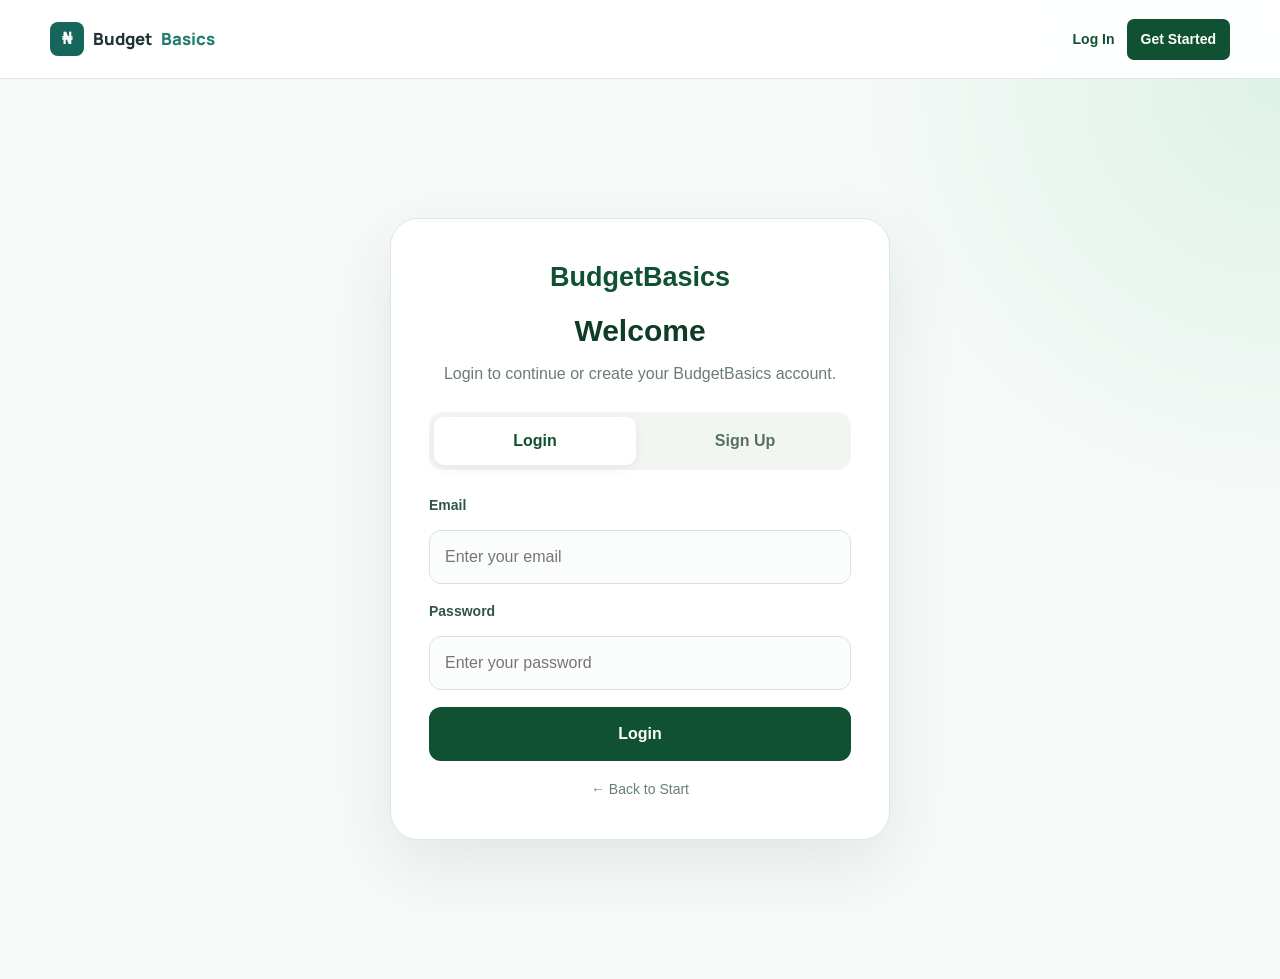
<file: HTML/needs-vs-wants.html>
<!DOCTYPE html>
<html lang="en">

<head>
    <meta charset="UTF-8">
    <meta name="viewport" content="width=device-width, initial-scale=1.0">
    <title>Needs vs Wants | BudgetBasics</title>
    <link rel="stylesheet" href="../styles.css">
    <script src="../site.js?v=visit-icon-3" defer></script>
</head>

<body data-requires-auth="true">
    <header class="site-header">
        <div class="header-inner"><a class="site-brand" href="landing.html" aria-label="BudgetBasics dashboard"><span class="brand-mark" aria-hidden="true">₦</span>Budget<span>Basics</span></a><button
                class="menu-toggle" type="button" aria-expanded="false" aria-controls="site-navigation"
                aria-label="Open navigation"><span></span><span></span><span></span></button>
            <nav class="site-navigation" id="site-navigation" aria-label="Main navigation">
                <details><summary>Learn Budgeting</summary><div class="nav-submenu">
                    <a href="learn-budgeting.html">Learning overview</a><a href="budgeting-basics.html">Budgeting Basics</a>
                    <a href="savings-goals.html">Savings Goals</a><a class="active" href="needs-vs-wants.html" aria-current="page">Needs vs Wants</a>
                    <a href="expense-planner.html">Expense Planner</a><a href="money-mistakes.html">Money Mistakes</a>
                </div></details>
                <details><summary>Practice Planning</summary><div class="nav-submenu">
                    <a href="savings-goals.html">Savings Goals</a><a href="expense-planner.html">Expense Planner</a>
                </div></details>
                <details><summary>Explore Resources</summary><div class="nav-submenu">
                    <a href="money-mistakes.html">Money Mistakes</a><a class="active" href="needs-vs-wants.html" aria-current="page">Needs vs Wants</a>
                    <a href="infographics-gallery.html">Infographics &amp; Learning Gallery</a>
                    <a href="resource-library.html">Search, Sort &amp; Filter</a>
                </div></details>
                <a href="ai-assistant.html">AI Q&amp;A Assistant</a><a href="about.html">About Us</a>
            </nav>
        </div>
    </header>
    <nav class="breadcrumbs" aria-label="Breadcrumb">
        <ol>
            <li><a href="landing.html">Dashboard</a></li>
            <li><a href="resource-library.html">Explore Resources</a></li>
            <li aria-current="page">Needs vs Wants</li>
        </ol>
    </nav>
    <main class="module-page">
        <section class="module-hero">
            <p class="eyebrow">Module 03</p>
            <h1>Needs vs Wants</h1>
            <p>Pause before spending and decide whether a purchase supports your essentials or your preferences.</p>
        </section>
        <section class="module-content">
            <div class="concept-grid">
                <article class="info-card">
                    <h2>Needs</h2>
                    <p>Essential costs that support health, safety, work, or school.</p>
                    <p class="example">Rent, basic groceries, medicine, transport to class</p>
                </article>
                <article class="info-card">
                    <h2>Wants</h2>
                    <p>Optional purchases that add comfort, fun, or convenience.</p>
                    <p class="example">Takeout, new headphones, streaming upgrades, décor</p>
                </article>
            </div>
            <div class="classifier-card">
                <p class="eyebrow">Try it</p>
                <h2>Classify this item: <span id="item-prompt">A weekly grocery shop</span></h2>
                <div class="answer-options"><button type="button" data-classification="need">Need</button><button
                        type="button" data-classification="want">Want</button></div>
                <p class="feedback" data-classification-feedback aria-live="polite"></p>
            </div>
            <div class="decision-guide">
                <p class="eyebrow">Decision guide</p>
                <h2>Before you buy a non-essential</h2>
                <ol>
                    <li><strong>Pause:</strong> wait 24 hours before buying.</li>
                    <li><strong>Check:</strong> can you pay without using money for needs?</li>
                    <li><strong>Choose:</strong> will you still value it next week?</li>
                    <li><strong>Decide:</strong> buy it only when the answer is a confident yes.</li>
                </ol>
            </div>
        </section>
    </main>
</body>

</html>
</file>
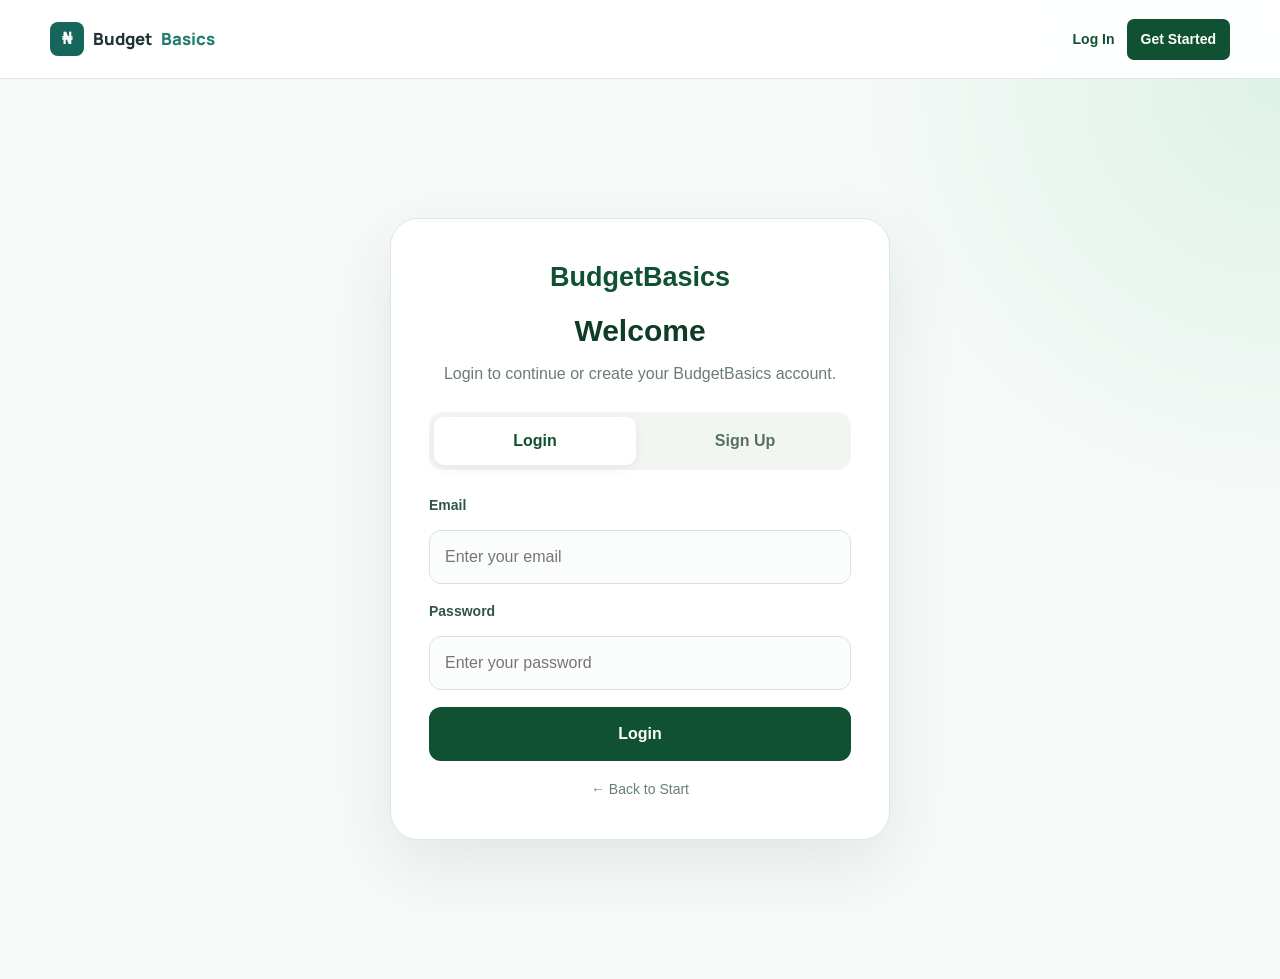
<file: HTML/resource-library.html>
<!DOCTYPE html>
<html lang="en">
<head>
  <meta charset="UTF-8">
  <meta name="viewport" content="width=device-width, initial-scale=1.0">
  <meta name="description" content="Search and filter BudgetBasics lessons and planning tools.">
  <title>Explore Resources | BudgetBasics</title>
  <link rel="preconnect" href="https://fonts.googleapis.com">
  <link rel="preconnect" href="https://fonts.gstatic.com" crossorigin>
  <link href="https://fonts.googleapis.com/css2?family=DM+Sans:wght@400;500;600;700&family=Manrope:wght@700;800&display=swap" rel="stylesheet">
  <link rel="stylesheet" href="../styles.css">
  <script src="../site.js?v=visit-icon-3" defer></script>
</head>
<body data-requires-auth="true">
  <header class="site-header">
    <div class="header-inner">
      <a class="site-brand" href="landing.html" aria-label="BudgetBasics dashboard"><span class="brand-mark" aria-hidden="true">₦</span>Budget<span>Basics</span></a>
      <button class="menu-toggle" type="button" aria-expanded="false" aria-controls="site-navigation" aria-label="Open navigation"><span></span><span></span><span></span></button>
      <nav class="site-navigation" id="site-navigation" aria-label="Main navigation">
        <details><summary>Learn Budgeting</summary><div class="nav-submenu">
          <a href="learn-budgeting.html">Learning overview</a><a href="budgeting-basics.html">Budgeting Basics</a><a href="savings-goals.html">Savings Goals</a><a href="needs-vs-wants.html">Needs vs Wants</a><a href="expense-planner.html">Expense Planner</a><a href="money-mistakes.html">Money Mistakes</a>
        </div></details>
        <details><summary>Practice Planning</summary><div class="nav-submenu"><a href="savings-goals.html">Savings Goals</a><a href="expense-planner.html">Expense Planner</a></div></details>
        <details><summary>Explore Resources</summary><div class="nav-submenu">
          <a href="money-mistakes.html">Money Mistakes</a><a href="needs-vs-wants.html">Needs vs Wants</a><a href="infographics-gallery.html">Infographics &amp; Learning Gallery</a><a href="resource-library.html" aria-current="page">Search, Sort &amp; Filter</a>
        </div></details>
        <a href="ai-assistant.html">AI Q&amp;A Assistant</a><a href="about.html">About Us</a>
      </nav>
    </div>
  </header>
  <nav class="breadcrumbs" aria-label="Breadcrumb">
    <ol>
      <li><a href="landing.html">Dashboard</a></li>
      <li aria-current="page">Explore Resources</li>
    </ol>
  </nav>
  <main>
    <section class="module-hero">
      <p class="eyebrow">Explore Resources</p>
      <h1>Find a useful next step</h1>
      <p>Search lessons and tools, narrow the list by type, or sort it by name.</p>
    </section>
    <section class="module-content resource-library" aria-labelledby="resources-heading">
      <h2 class="sr-only" id="resources-heading">Lessons and planning tools</h2>
      <div class="resource-controls">
        <div class="resource-search-field">
          <label for="resource-search">Search resources</label>
          <input id="resource-search" type="search" placeholder="Try savings, spending, or budget">
        </div>
        <div>
          <label for="resource-category">Category</label>
          <select id="resource-category">
            <option value="all">All categories</option>
            <option value="learn">Learning</option>
            <option value="plan">Planning tools</option>
            <option value="spend">Spending choices</option>
            <option value="about">About BudgetBasics</option>
          </select>
        </div>
        <div>
          <label for="resource-sort">Sort</label>
          <select id="resource-sort">
            <option value="title-asc">Name: A to Z</option>
            <option value="title-desc">Name: Z to A</option>
          </select>
        </div>
        <button class="resource-reset" id="resource-reset" type="button">Reset filters</button>
      </div>
      <p class="resource-count" id="resource-count" aria-live="polite"></p>
      <div class="resource-grid" id="resource-results">
        <article class="resource-card" data-resource-card data-category="learn"><p class="eyebrow">Learning</p><h3>Budgeting Basics</h3><p>Understand income, fixed and variable costs, and how to make a monthly plan.</p><a class="learn-link" href="budgeting-basics.html">Open lesson <span aria-hidden="true">&#8594;</span></a></article>
        <article class="resource-card" data-resource-card data-category="plan"><p class="eyebrow">Planning tools</p><h3>Expense Planner</h3><p>Organize planned costs and compare them with your available budget.</p><a class="learn-link" href="expense-planner.html">Open tool <span aria-hidden="true">&#8594;</span></a></article>
        <article class="resource-card" data-resource-card data-category="learn"><p class="eyebrow">Learning</p><h3>Infographics &amp; Learning Gallery</h3><p>Review visual guides to budgeting, savings, spending, and planning ahead.</p><a class="learn-link" href="infographics-gallery.html">Open gallery <span aria-hidden="true">&#8594;</span></a></article>
        <article class="resource-card" data-resource-card data-category="spend"><p class="eyebrow">Spending choices</p><h3>Money Mistakes</h3><p>Explore common money missteps and practical ways to strengthen a plan.</p><a class="learn-link" href="money-mistakes.html">Open lesson <span aria-hidden="true">&#8594;</span></a></article>
        <article class="resource-card" data-resource-card data-category="spend"><p class="eyebrow">Spending choices</p><h3>Needs vs Wants</h3><p>Practice distinguishing essential costs from optional purchases.</p><a class="learn-link" href="needs-vs-wants.html">Open lesson <span aria-hidden="true">&#8594;</span></a></article>
        <article class="resource-card" data-resource-card data-category="plan"><p class="eyebrow">Planning tools</p><h3>Savings Goals</h3><p>Estimate how regular contributions could help you reach a savings target.</p><a class="learn-link" href="savings-goals.html">Open tool <span aria-hidden="true">&#8594;</span></a></article>
        <article class="resource-card" data-resource-card data-category="learn"><p class="eyebrow">Learning</p><h3>Learning Overview</h3><p>Browse all five beginner-friendly guides in one place.</p><a class="learn-link" href="learn-budgeting.html">Browse lessons <span aria-hidden="true">&#8594;</span></a></article>
        <article class="resource-card" data-resource-card data-category="about"><p class="eyebrow">About</p><h3>About BudgetBasics</h3><p>Learn about the site’s educational purpose, approach, and limitations.</p><a class="learn-link" href="about.html">About the site <span aria-hidden="true">&#8594;</span></a></article>
      </div>
      <p class="resource-empty" id="resource-empty" hidden>No matching resources. Try a different term or reset the filters.</p>
    </section>
  </main>
</body>
</html>
</file>
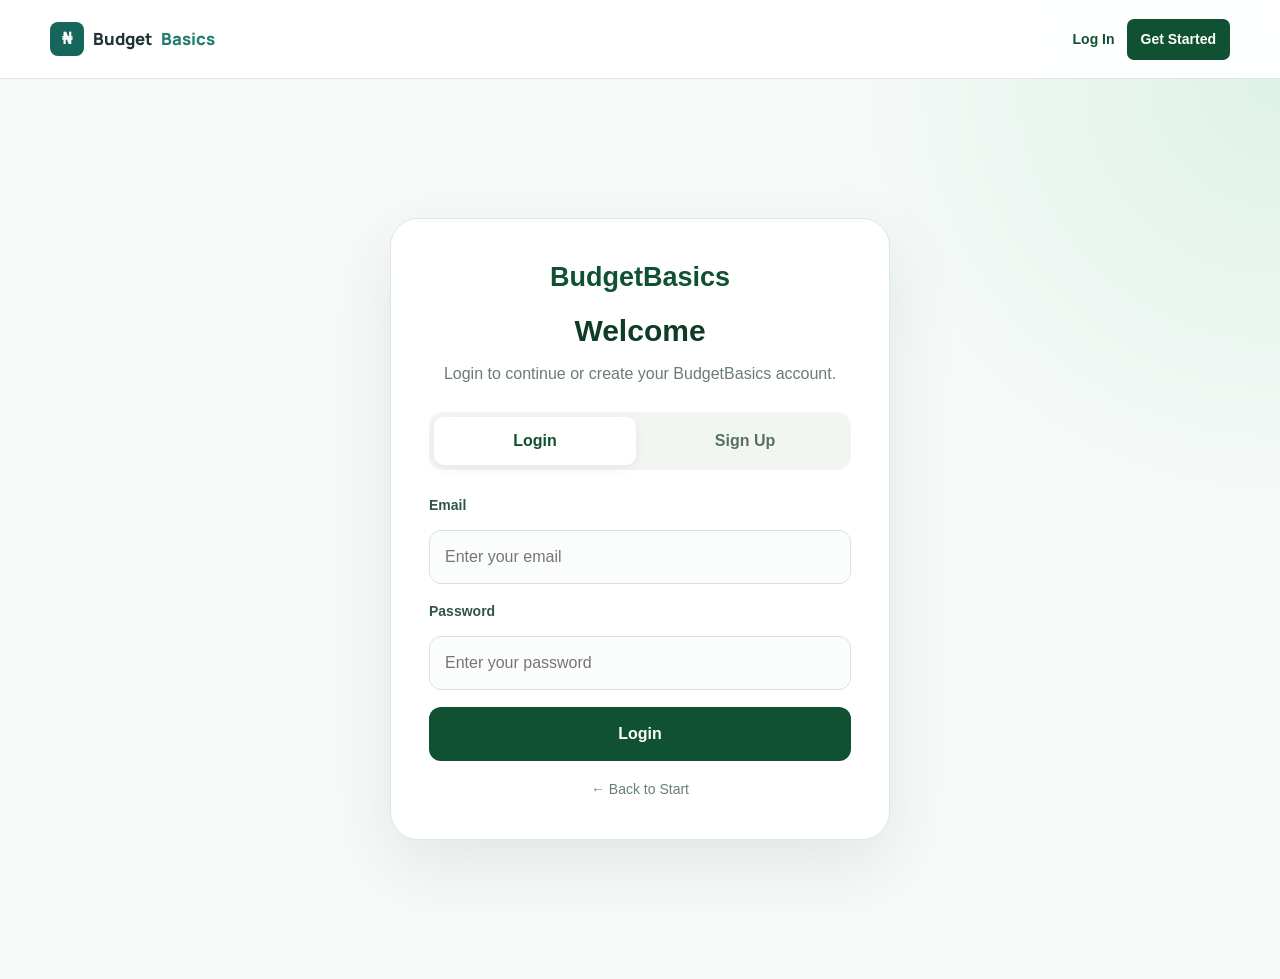
<file: HTML/savings-goals.html>
<!DOCTYPE html>
<html lang="en">

<head>
    <meta charset="UTF-8">
    <meta name="viewport" content="width=device-width, initial-scale=1.0">
    <title>Savings Goals | BudgetBasics</title>
    <link rel="stylesheet" href="../styles.css">
    <script src="../site.js?v=visit-icon-3" defer></script>
</head>

<body data-requires-auth="true">
    <header class="site-header">
        <div class="header-inner"><a class="site-brand" href="landing.html" aria-label="BudgetBasics dashboard"><span class="brand-mark" aria-hidden="true">₦</span>Budget<span>Basics</span></a><button
                class="menu-toggle" type="button" aria-expanded="false" aria-controls="site-navigation"
                aria-label="Open navigation"><span></span><span></span><span></span></button>
            <nav class="site-navigation" id="site-navigation" aria-label="Main navigation">
                <details><summary>Learn Budgeting</summary><div class="nav-submenu">
                    <a href="learn-budgeting.html">Learning overview</a><a href="budgeting-basics.html">Budgeting Basics</a>
                    <a class="active" href="savings-goals.html" aria-current="page">Savings Goals</a>
                    <a href="needs-vs-wants.html">Needs vs Wants</a><a href="expense-planner.html">Expense Planner</a>
                    <a href="money-mistakes.html">Money Mistakes</a>
                </div></details>
                <details><summary>Practice Planning</summary><div class="nav-submenu">
                    <a class="active" href="savings-goals.html" aria-current="page">Savings Goals</a><a href="expense-planner.html">Expense Planner</a>
                </div></details>
                <details><summary>Explore Resources</summary><div class="nav-submenu">
                    <a href="money-mistakes.html">Money Mistakes</a><a href="needs-vs-wants.html">Needs vs Wants</a>
                    <a href="infographics-gallery.html">Infographics &amp; Learning Gallery</a>
                    <a href="resource-library.html">Search, Sort &amp; Filter</a>
                </div></details>
                <a href="ai-assistant.html">AI Q&amp;A Assistant</a><a href="about.html">About Us</a>
            </nav>
        </div>
    </header>
    <nav class="breadcrumbs" aria-label="Breadcrumb">
        <ol>
            <li><a href="landing.html">Dashboard</a></li>
            <li><a href="landing.html#topics">Practice Planning</a></li>
            <li aria-current="page">Savings Goals</li>
        </ol>
    </nav>
    <main class="module-page">
        <section class="module-hero">
            <p class="eyebrow">Module 02</p>
            <h1>Savings Goals</h1>
            <p>Turn a goal into a clear path with a target, a starting point, and a monthly habit.</p>
        </section>
        <section class="module-content">
            <div class="tool-layout">
                <form class="tool-card" id="savings-form">
                    <p class="eyebrow">Goal calculator</p>
                    <h2>Plan your next milestone</h2><label for="goal-name">Goal name</label><input id="goal-name"
                        type="text" placeholder="Emergency fund"><label for="target-amount">Target amount</label><input
                        id="target-amount" type="number" min="0" step="0.01" placeholder="1000"><label
                        for="current-savings">Current savings</label><input id="current-savings" type="number" min="0"
                        step="0.01" placeholder="250"><label for="monthly-contribution">Monthly
                        contribution</label><input id="monthly-contribution" type="number" min="0" step="0.01"
                        placeholder="150"><button class="primary-button" type="submit">Calculate my plan</button>
                    <p class="form-error" id="savings-error" aria-live="polite"></p>
                </form>
                <div class="result-card" id="savings-result" aria-live="polite">
                    <p class="eyebrow">Your progress</p>
                    <h2>Enter your numbers to begin</h2>
                    <div class="progress-track">
                        <div class="progress-bar" id="savings-progress"></div>
                    </div>
                    <p id="savings-summary">Your progress and estimated timeline will appear here.</p>
                    <p class="tip">Tip: automate your contribution just after payday so saving happens before spending.
                    </p>
                </div>
            </div>
        </section>
    </main>
</body>

</html>
</file>
<file: styles.css>
:root {
  --charcoal: #203336;
  --charcoal-soft: #405457;
  --teal: #227c70;
  --teal-dark: #17665c;
  --teal-pale: #e6f1ee;
  --muted: #6f7d7e;
  --surface: #ffffff;
  --page: #f4f7f6;
  --line: #c7ded9;
  --shadow: 0 18px 42px rgba(32, 51, 54, 0.08);
}

* {
  box-sizing: border-box;
}

html {
  scroll-behavior: smooth;
}

@keyframes fadeInUp {
  from {
    opacity: 0;
    transform: translateY(18px);
  }
  to {
    opacity: 1;
    transform: translateY(0);
  }
}

@keyframes fadeIn {
  from {
    opacity: 0;
  }
  to {
    opacity: 1;
  }
}

@keyframes shimmer {
  0% {
    background-position: -120px 0;
  }
  100% {
    background-position: 120px 0;
  }
}

@keyframes popIn {
  from {
    opacity: 0;
    transform: scale(0.92);
  }
  to {
    opacity: 1;
    transform: scale(1);
  }
}

@media (prefers-reduced-motion: reduce) {
  *,
  *::before,
  *::after {
    animation-duration: 0.001ms !important;
    animation-iteration-count: 1 !important;
    transition-duration: 0.001ms !important;
    scroll-behavior: auto !important;
  }
}

body {
  margin: 0;
  min-width: 320px;
  color: var(--charcoal);
  background: var(--page);
  font-family: "DM Sans", sans-serif;
  line-height: 1.5;
}

body::before {
  position: fixed;
  z-index: -1;
  top: 0;
  right: 0;
  width: min(42vw, 600px);
  height: 480px;
  content: "";
  background: radial-gradient(circle at top right, rgba(157, 211, 199, 0.34), transparent 68%);
  pointer-events: none;
}

a {
  color: inherit;
  text-decoration: none;
}

.site-header {
  background: rgba(255, 255, 255, 0.92);
  border-bottom: 1px solid rgba(199, 222, 217, 0.7);
}

.breadcrumbs {
  width: min(1120px, calc(100% - 48px));
  margin: 18px auto 0;
  color: var(--muted);
  font-size: 0.8rem;
}

.breadcrumbs ol {
  display: flex;
  flex-wrap: wrap;
  align-items: center;
  gap: 7px;
  margin: 0;
  padding: 0;
  list-style: none;
}

.breadcrumbs li + li::before {
  margin-right: 7px;
  color: #8b9a99;
  content: "/";
}

.breadcrumbs a {
  color: var(--teal-dark);
  font-weight: 700;
}

.breadcrumbs a:hover {
  text-decoration: underline;
  text-underline-offset: 3px;
}

.breadcrumbs [aria-current="page"] {
  color: var(--charcoal);
  font-weight: 700;
}

.header-inner {
  display: flex;
  align-items: center;
  justify-content: space-between;
  width: min(1120px, calc(100% - 48px));
  min-height: 78px;
  margin: 0 auto;
}

.site-brand {
  position: relative;
  display: inline-flex;
  align-items: center;
  gap: 9px;
  color: var(--charcoal);
  font-family: "Manrope", sans-serif;
  font-size: 1.05rem;
  font-weight: 800;
  white-space: nowrap;
}

.site-brand > span:last-child {
  color: var(--teal);
}

.brand-mark {
  display: grid;
  width: 34px;
  height: 34px;
  place-items: center;
  border-radius: 8px;
  color: white;
  background: var(--teal-dark);
  font-family: "DM Sans", sans-serif;
  font-size: 1rem;
}

.site-navigation {
  display: flex;
  align-items: center;
  gap: clamp(18px, 3vw, 34px);
  color: var(--muted);
  font-size: 0.88rem;
  font-weight: 600;
}

.site-navigation details {
  border: 0;
  border-radius: 0;
  background: transparent;
  box-shadow: none;
}

.site-navigation details:hover {
  border-color: transparent;
}

.site-navigation a {
  position: relative;
  padding: 8px 0;
  transition: color 180ms ease;
}

.site-navigation details {
  position: relative;
}

.site-navigation summary {
  padding: 8px 0;
  color: var(--muted);
  cursor: pointer;
  font-size: 0.88rem;
  font-weight: 600;
  list-style: none;
  white-space: nowrap;
}

.site-navigation summary::-webkit-details-marker {
  display: none;
}

.site-navigation details[open] > summary {
  border: 0;
}

.site-navigation summary::after {
  display: inline-block;
  margin-left: 6px;
  content: "⌄";
  transition: transform 180ms ease;
}

.site-navigation details[open] > summary::after {
  transform: rotate(180deg);
}

.site-navigation summary:hover,
.site-navigation details[open] > summary {
  color: var(--teal-dark);
}

.nav-submenu {
  position: absolute;
  top: calc(100% + 8px);
  left: -14px;
  z-index: 20;
  display: none;
  min-width: 220px;
  padding: 8px 14px;
  border: 1px solid var(--line);
  border-radius: 8px;
  background: var(--surface);
  box-shadow: var(--shadow);
}

.site-navigation details[open] > .nav-submenu {
  display: grid;
}

.site-navigation .nav-submenu a {
  padding: 9px 0;
  white-space: nowrap;
}

.site-navigation details > .nav-submenu {
  padding: 8px 14px;
  border: 1px solid var(--line);
  border-radius: 8px;
  background: var(--surface);
  animation: dropdown-in 180ms ease both;
  transform-origin: top center;
}

@keyframes dropdown-in {
  from { opacity: 0; transform: translateY(-5px); }
  to { opacity: 1; transform: translateY(0); }
}

.nav-disabled {
  display: block;
  padding: 9px 0;
  color: #788988;
  cursor: not-allowed;
  font-size: 0.82rem;
  line-height: 1.4;
}

.site-navigation a:hover,
.site-navigation a:focus-visible,
.site-navigation a.active {
  color: var(--teal-dark);
}

.site-navigation a.active::after {
  position: absolute;
  right: 0;
  bottom: 0;
  left: 0;
  height: 2px;
  border-radius: 2px;
  content: "";
  background: var(--teal);
}

.menu-toggle {
  display: none;
  width: 42px;
  height: 42px;
  padding: 9px;
  border: 1px solid var(--line);
  border-radius: 8px;
  background: var(--surface);
  cursor: pointer;
}

.menu-toggle span {
  display: block;
  width: 22px;
  height: 2px;
  margin: 4px auto;
  border-radius: 2px;
  background: var(--charcoal);
  transition: transform 180ms ease, opacity 180ms ease;
}

.hero {
  padding: 92px 24px 82px;
  color: white;
  background: var(--teal);
  animation: fadeIn 600ms ease both;
}

.hero h1 {
  animation: fadeInUp 650ms cubic-bezier(0.22, 1, 0.36, 1) 80ms both;
}

.hero-description {
  animation: fadeInUp 650ms cubic-bezier(0.22, 1, 0.36, 1) 200ms both;
}

.eyebrow {
  animation: fadeInUp 600ms cubic-bezier(0.22, 1, 0.36, 1) both;
}

.hero-inner,
.learning-hub {
  width: min(1120px, 100%);
  margin: 0 auto;
}

.hero-inner {
  padding-left: 8px;
}

.eyebrow {
  margin: 0 0 14px;
  color: #8fc9be;
  font-size: 0.74rem;
  font-weight: 700;
  letter-spacing: 0.14em;
  text-transform: uppercase;
}

.hero h1,
.section-heading h2,
.topic-card h3 {
  margin: 0;
  font-family: "Manrope", sans-serif;
  letter-spacing: -0.045em;
}

.hero h1 {
  max-width: 700px;
  font-size: clamp(2.9rem, 7vw, 5.3rem);
  line-height: 1.02;
}

.hero-description {
  max-width: 530px;
  margin: 24px 0 0;
  color: #d9efea;
  font-size: clamp(1rem, 2vw, 1.15rem);
}

.learning-hub {
  padding: 74px 24px 100px;
}

.section-heading {
  display: flex;
  align-items: end;
  justify-content: space-between;
  gap: 32px;
  margin-bottom: 34px;
}

.section-heading .eyebrow {
  color: var(--teal);
}

.section-heading h2 {
  font-size: clamp(1.8rem, 4vw, 2.7rem);
  line-height: 1.1;
}

.section-intro {
  max-width: 340px;
  margin: 0 0 3px;
  color: var(--muted);
  font-size: 0.95rem;
}

.topic-grid {
  display: grid;
  grid-template-columns: repeat(6, 1fr);
  gap: 18px;
}

.topic-card {
  display: flex;
  grid-column: span 2;
  min-height: 252px;
  padding: 24px;
  border: 1px solid var(--line);
  border-radius: 12px;
  background: var(--surface);
  box-shadow: 0 4px 0 rgba(34, 124, 112, 0.03);
  transition: transform 220ms cubic-bezier(0.22, 1, 0.36, 1), border-color 220ms ease,
    box-shadow 320ms ease;
  animation: fadeInUp 560ms cubic-bezier(0.22, 1, 0.36, 1) both;
  animation-delay: calc(var(--card-index, 0) * 70ms);
  will-change: transform;
}

.topic-card:nth-child(1) {
  --card-index: 1;
}
.topic-card:nth-child(2) {
  --card-index: 2;
}
.topic-card:nth-child(3) {
  --card-index: 3;
}
.topic-card:nth-child(4) {
  --card-index: 4;
}
.topic-card:nth-child(5) {
  --card-index: 5;
}
.topic-card:nth-child(6) {
  --card-index: 6;
}

.topic-card:nth-child(n + 4) {
  grid-column: span 3;
}

.topic-card:hover {
  border-color: var(--teal);
  box-shadow: var(--shadow);
  transform: translateY(-6px) scale(1.012);
}

.topic-card:active {
  transform: translateY(-3px) scale(1.004);
  transition-duration: 90ms;
}

.card-number {
  transition: transform 300ms cubic-bezier(0.34, 1.56, 0.64, 1), background 220ms ease;
}

.topic-card:hover .card-number {
  transform: rotate(-8deg) scale(1.08);
  background: var(--teal);
  color: white;
}

.card-number {
  flex: 0 0 auto;
  width: 36px;
  height: 36px;
  margin-right: 18px;
  padding-top: 7px;
  border-radius: 50%;
  color: var(--teal);
  background: var(--teal-pale);
  font-size: 0.72rem;
  font-weight: 700;
  text-align: center;
}

.card-content {
  display: flex;
  flex: 1;
  flex-direction: column;
  align-items: flex-start;
}

.topic-card h3 {
  margin-top: 5px;
  font-size: 1.22rem;
  line-height: 1.2;
}

.topic-card p {
  margin: 13px 0 24px;
  color: var(--muted);
  font-size: 0.91rem;
}

.topic-image {
  display: block;
  width: 100%;
  height: 124px;
  margin: 0 0 14px;
  border-radius: 8px;
  background: var(--teal-pale);
  object-fit: cover;
}

.learn-link {
  display: inline-flex;
  align-items: center;
  gap: 8px;
  margin-top: auto;
  color: var(--teal-dark);
  font-size: 0.86rem;
  font-weight: 700;
  transition: gap 180ms ease, color 180ms ease;
}

.learn-link span {
  font-size: 1.1rem;
  line-height: 1;
}

.learn-link:hover,
.learn-link:focus-visible {
  gap: 12px;
  color: var(--teal);
}

.learn-link span {
  transition: transform 220ms cubic-bezier(0.34, 1.56, 0.64, 1);
}

.learn-link:hover span,
.learn-link:focus-visible span {
  transform: translateX(3px);
}

:focus-visible {
  outline: 3px solid rgba(34, 124, 112, 0.35);
  outline-offset: 4px;
  transition: outline-offset 150ms ease;
}

@media (max-width: 1024px) {
  .header-inner {
    position: relative;
    min-height: 70px;
  }

  .menu-toggle {
    display: block;
  }

  .site-navigation {
    position: absolute;
    top: calc(100% + 1px);
    right: 0;
    left: 0;
    z-index: 10;
    display: none;
    flex-direction: column;
    align-items: stretch;
    gap: 0;
    padding: 8px 24px 18px;
    border-bottom: 1px solid var(--line);
    background: var(--surface);
    box-shadow: 0 14px 25px rgba(32, 51, 54, 0.08);
  }

  .site-navigation.is-open {
    display: flex;
  }

  .site-navigation a {
    padding: 13px 0;
  }

  .site-navigation details {
    width: 100%;
  }

  .site-navigation summary {
    padding: 13px 0;
  }

  .nav-submenu {
    position: static;
    min-width: 0;
    padding: 0 12px 8px;
    border: 0;
    border-radius: 0;
    background: transparent;
    box-shadow: none;
  }

  .site-navigation details > .nav-submenu {
    padding: 0 12px 8px;
    border: 0;
    border-radius: 0;
    background: transparent;
  }

  .site-navigation .nav-submenu a,
  .site-navigation .nav-submenu .nav-disabled {
    padding: 9px 0;
    white-space: normal;
  }

  .site-navigation a.active::after {
    right: auto;
    width: 32px;
  }

  .menu-toggle.is-open span:nth-child(1) {
    transform: translateY(6px) rotate(45deg);
  }

  .menu-toggle.is-open span:nth-child(2) {
    opacity: 0;
  }

  .menu-toggle.is-open span:nth-child(3) {
    transform: translateY(-6px) rotate(-45deg);
  }

  .hero {
    padding: 72px 24px 68px;
  }

  .learning-hub {
    padding-top: 58px;
  }

  .section-heading {
    display: block;
  }

  .section-intro {
    margin-top: 15px;
  }

  .topic-grid {
    display: grid;
    grid-template-columns: 1fr;
  }

  .topic-card,
  .topic-card:nth-child(n + 4) {
    grid-column: auto;
  }
}

@media (max-width: 430px) {
  .header-inner,
  .learning-hub {
    width: min(100% - 32px, 1120px);
  }

  .hero {
    padding-right: 16px;
    padding-left: 16px;
  }

  .learning-hub {
    padding-right: 0;
    padding-left: 0;
  }

  .topic-card {
    min-height: 230px;
    padding: 20px;
  }
}

.back-link {
  color: var(--teal-dark);
  font-size: 0.9rem;
  font-weight: 700;
}

.module-page {
  min-height: calc(100vh - 78px);
}

.module-hero {
  padding: 72px 24px 64px;
  color: white;
  background: var(--teal);
  animation: fadeIn 550ms ease both;
}

.module-hero h1 {
  animation: fadeInUp 600ms cubic-bezier(0.22, 1, 0.36, 1) 80ms both;
}

.module-hero p:last-child {
  animation: fadeInUp 600ms cubic-bezier(0.22, 1, 0.36, 1) 180ms both;
}

.module-hero > * {
  width: min(1120px, 100%);
  margin-right: auto;
  margin-left: auto;
}

.module-hero .eyebrow {
  color: #a8d7ce;
}

.module-hero h1 {
  margin-top: 0;
  font-family: "Manrope", sans-serif;
  font-size: clamp(2.5rem, 6vw, 4.5rem);
  letter-spacing: -0.045em;
  line-height: 1.04;
}

.module-hero p:last-child {
  max-width: 580px;
  margin-top: 18px;
  color: #d9efea;
  font-size: 1.08rem;
}

.module-content {
  width: min(1120px, calc(100% - 48px));
  margin: 0 auto;
  padding: 64px 0 96px;
}

.concept-grid {
  display: grid;
  grid-template-columns: repeat(4, 1fr);
  gap: 18px;
}

.info-card,
.tool-card,
.result-card,
.question-card,
.classifier-card,
.decision-guide {
  padding: 26px;
  border: 1px solid var(--line);
  border-radius: 12px;
  background: var(--surface);
  box-shadow: 0 4px 0 rgba(34, 124, 112, 0.03);
  animation: fadeInUp 500ms cubic-bezier(0.22, 1, 0.36, 1) both;
  transition: box-shadow 240ms ease, transform 240ms ease, border-color 240ms ease;
}

.info-card:hover {
  border-color: var(--line);
  box-shadow: var(--shadow);
  transform: translateY(-3px);
}

.concept-grid .info-card:nth-child(1) {
  animation-delay: 0ms;
}
.concept-grid .info-card:nth-child(2) {
  animation-delay: 70ms;
}
.concept-grid .info-card:nth-child(3) {
  animation-delay: 140ms;
}
.concept-grid .info-card:nth-child(4) {
  animation-delay: 210ms;
}

.info-card h2,
.tool-card h2,
.result-card h2,
.question-card h2,
.classifier-card h2,
.decision-guide h2,
.module-section h2,
.list-heading h2 {
  margin: 0;
  font-family: "Manrope", sans-serif;
  font-size: 1.35rem;
  letter-spacing: -0.035em;
  line-height: 1.2;
}

.info-card p,
.result-card p,
.question-card p,
.classifier-card p,
.decision-guide li {
  color: var(--muted);
  font-size: 0.92rem;
}

.info-card strong {
  display: block;
  margin-top: 22px;
  color: var(--teal-dark);
  font-size: 0.75rem;
  text-transform: uppercase;
  letter-spacing: 0.08em;
}

.info-card .example {
  margin-bottom: 0;
  color: var(--charcoal-soft);
  font-weight: 600;
}

.module-section {
  margin-top: 58px;
}

.table-wrap {
  overflow-x: auto;
  margin-top: 22px;
  border: 1px solid var(--line);
  border-radius: 12px;
  background: var(--surface);
}

table {
  width: 100%;
  border-collapse: collapse;
  text-align: left;
}

th,
td {
  padding: 14px 18px;
  border-bottom: 1px solid #e5eeec;
  font-size: 0.9rem;
  white-space: nowrap;
}

tbody tr {
  transition: background 180ms ease;
}

tbody tr:hover {
  background: var(--teal-pale);
}

th {
  color: var(--teal-dark);
  background: var(--teal-pale);
  font-size: 0.75rem;
  letter-spacing: 0.06em;
  text-transform: uppercase;
}

tr:last-child td {
  border-bottom: 0;
}

.table-total td {
  color: var(--teal-dark);
  font-weight: 700;
}

.question-card,
.classifier-card,
.decision-guide {
  margin-top: 30px;
}

.question-card .eyebrow,
.classifier-card .eyebrow,
.decision-guide .eyebrow,
.tool-card .eyebrow,
.result-card .eyebrow {
  color: var(--teal);
}

.answer-options {
  display: flex;
  flex-wrap: wrap;
  gap: 10px;
  margin-top: 22px;
}

.answer-options button,
.primary-button,
.row-action {
  border: 1px solid var(--teal);
  border-radius: 7px;
  color: white;
  background: var(--teal);
  cursor: pointer;
  font: inherit;
  font-size: 0.88rem;
  font-weight: 700;
  transition: background 180ms ease, transform 180ms ease;
}

.answer-options button {
  padding: 11px 17px;
}

.answer-options button:hover,
.primary-button:hover,
.row-action:hover {
  background: var(--teal-dark);
  transform: translateY(-2px);
}

.answer-options button:active,
.primary-button:active,
.row-action:active {
  transform: translateY(0) scale(0.98);
  transition-duration: 90ms;
}

.feedback {
  min-height: 24px;
  margin-bottom: 0;
  font-weight: 600;
}

.feedback:not(:empty) {
  animation: fadeInUp 260ms cubic-bezier(0.22, 1, 0.36, 1) both;
}

.feedback.success {
  color: var(--teal-dark);
}

.feedback.error,
.form-error {
  color: #a33f35;
}

.form-error:not(:empty) {
  animation: fadeInUp 220ms ease both;
}

.decision-guide {
  color: white;
  background: var(--charcoal);
}

.decision-guide h2 {
  margin-bottom: 18px;
}

.decision-guide .eyebrow {
  color: #8fc9be;
}

.decision-guide ol {
  display: grid;
  grid-template-columns: repeat(4, 1fr);
  gap: 20px;
  margin: 0;
  padding-left: 22px;
}

.decision-guide li {
  padding-left: 5px;
  color: #d7e4e1;
}

.decision-guide strong {
  color: white;
}

.tool-layout {
  display: grid;
  grid-template-columns: minmax(260px, 0.8fr) minmax(0, 1.2fr);
  gap: 22px;
  align-items: start;
}

.tool-card,
.result-card {
  display: flex;
  flex-direction: column;
}

label {
  margin-top: 17px;
  color: var(--charcoal-soft);
  font-size: 0.8rem;
  font-weight: 700;
}

input,
select {
  width: 100%;
  margin-top: 6px;
  padding: 11px 12px;
  border: 1px solid var(--line);
  border-radius: 6px;
  color: var(--charcoal);
  background: #fbfdfc;
  font: inherit;
  transition: border-color 200ms ease, outline-offset 200ms ease, box-shadow 200ms ease;
}

input:focus,
select:focus {
  border-color: var(--teal);
  outline: 3px solid rgba(34, 124, 112, 0.15);
}

input:hover,
select:hover {
  border-color: var(--teal);
}

.primary-button {
  margin-top: 22px;
  padding: 12px 16px;
}

.form-error {
  min-height: 22px;
  margin: 12px 0 0;
  font-size: 0.84rem;
}

.progress-track {
  height: 14px;
  margin: 28px 0 18px;
  overflow: hidden;
  border-radius: 20px;
  background: var(--teal-pale);
}

.progress-bar {
  width: 0;
  height: 100%;
  border-radius: inherit;
  background: linear-gradient(90deg, var(--teal) 0%, var(--teal-dark) 50%, var(--teal) 100%);
  background-size: 240px 100%;
  transition: width 450ms cubic-bezier(0.22, 1, 0.36, 1);
  animation: shimmer 1.6s linear infinite;
}

.tip {
  margin-top: auto;
  padding: 14px;
  border-left: 3px solid var(--teal);
  background: var(--teal-pale);
  color: var(--charcoal-soft) !important;
  font-size: 0.86rem !important;
}

.list-heading {
  display: flex;
  align-items: end;
  justify-content: space-between;
  gap: 18px;
  padding: 24px 24px 0;
}

.list-heading strong {
  color: var(--teal-dark);
  font-size: 0.9rem;
  white-space: nowrap;
}

.expense-list table {
  margin-top: 22px;
}

.empty-row td {
  padding: 28px 18px;
  color: var(--muted);
  text-align: center;
}

.row-action {
  padding: 6px 9px;
  font-size: 0.75rem;
}

.balance-note {
  margin: 0;
  padding: 18px 24px 22px;
  color: var(--muted);
  font-size: 0.86rem;
}

.balance-note strong {
  color: var(--charcoal);
}

.accordion-list {
  display: grid;
  gap: 12px;
}

details {
  border: 1px solid var(--line);
  border-radius: 10px;
  background: var(--surface);
  transition: border-color 200ms ease, box-shadow 200ms ease;
}

details:hover {
  border-color: var(--teal);
}

summary {
  padding: 20px 24px;
  color: var(--charcoal);
  cursor: pointer;
  font-family: "Manrope", sans-serif;
  font-size: 1.06rem;
  font-weight: 700;
  list-style-position: inside;
  transition: color 200ms ease;
}

summary::marker {
  transition: transform 220ms ease;
}

details[open] summary {
  color: var(--teal-dark);
  border-bottom: 1px solid var(--line);
}

details > div {
  padding: 4px 24px 18px;
  animation: fadeInUp 260ms cubic-bezier(0.22, 1, 0.36, 1) both;
}

details p {
  margin-bottom: 0;
  color: var(--muted);
  font-size: 0.94rem;
}

.sr-only {
  position: absolute;
  width: 1px;
  height: 1px;
  padding: 0;
  overflow: hidden;
  clip: rect(0, 0, 0, 0);
  white-space: nowrap;
  border: 0;
}

@media (max-width: 780px) {
  .back-link {
    max-width: calc(100% - 58px);
    overflow: hidden;
    text-overflow: ellipsis;
    white-space: nowrap;
  }

  .module-content {
    width: min(100% - 32px, 1120px);
    padding-top: 46px;
  }

  .breadcrumbs {
    width: min(100% - 32px, 1120px);
    margin-top: 14px;
    font-size: 0.76rem;
  }

  .concept-grid,
  .decision-guide ol,
  .tool-layout {
    grid-template-columns: 1fr;
  }

  .module-hero {
    padding: 58px 16px 52px;
  }
}

/* Infographics and visual learning gallery */
.gallery-grid,
.about-principles {
  display: grid;
  grid-template-columns: repeat(2, minmax(0, 1fr));
  gap: 22px;
}

.gallery-item,
.resource-card,
.about-intro,
.about-principles article,
.assistant-tool,
.assistant-aside {
  min-width: 0;
  padding: 24px;
  border: 1px solid var(--line);
  border-radius: 8px;
  background: var(--surface);
}

.infographic {
  display: flex;
  min-height: 210px;
  flex-direction: column;
  justify-content: center;
  gap: 15px;
  margin: 0 0 22px;
  padding: 24px;
  border-radius: 6px;
  background: var(--teal-pale);
}

.budget-visual-total,
.expense-note {
  color: var(--charcoal);
  font-family: "Manrope", sans-serif;
  font-size: 1rem;
  font-weight: 800;
}

.budget-visual-row {
  display: grid;
  grid-template-columns: 90px minmax(0, 1fr);
  align-items: center;
  gap: 12px;
  color: var(--charcoal-soft);
  font-size: 0.8rem;
  font-weight: 700;
}

.budget-visual-row > div,
.goal-track {
  height: 11px;
  overflow: hidden;
  border-radius: 8px;
  background: white;
}

.budget-visual-row i,
.goal-track i {
  display: block;
  height: 100%;
  border-radius: inherit;
}

.essential-fill { width: 76%; background: var(--teal); }
.flexible-fill { width: 51%; background: #73a89e; }
.savings-fill { width: 31%; background: #d89048; }

.choice-visual {
  flex-direction: row;
  align-items: center;
  gap: 18px;
}

.choice-visual > div {
  display: grid;
  min-height: 135px;
  flex: 1;
  align-content: center;
  justify-items: center;
  gap: 8px;
  border: 1px solid rgba(34, 124, 112, 0.22);
  border-radius: 7px;
  background: white;
}

.choice-mark {
  display: grid;
  width: 35px;
  aspect-ratio: 1;
  place-items: center;
  border-radius: 50%;
  color: white;
  background: var(--teal-dark);
  font-weight: 800;
}

.want-mark { background: #bd7840; }
.choice-visual strong { color: var(--charcoal); }
.choice-visual small { color: var(--muted); }

.goal-ring {
  display: grid;
  width: 94px;
  aspect-ratio: 1;
  place-items: center;
  align-self: center;
  border: 9px solid #d89048;
  border-left-color: var(--teal);
  border-bottom-color: var(--teal);
  border-radius: 50%;
  color: var(--charcoal);
  font-size: 0.72rem;
  font-weight: 800;
}

.goal-track i { width: 63%; background: var(--teal); }
.goal-labels,
.month-labels { display: flex; justify-content: space-between; gap: 8px; color: var(--muted); font-size: 0.72rem; }

.month-track {
  display: grid;
  grid-template-columns: repeat(4, 1fr);
  align-items: end;
  gap: 14px;
  height: 82px;
  padding: 0 12px;
  border-bottom: 2px solid var(--teal-dark);
}

.month-track i { display: block; height: 46%; border-radius: 5px 5px 0 0; background: var(--teal); }
.month-track i:nth-child(2) { height: 72%; background: #73a89e; }
.month-track i:nth-child(3) { height: 54%; background: #d89048; }
.month-track i:nth-child(4) { height: 88%; background: var(--teal-dark); }

.gallery-copy h2,
.resource-card h3,
.about-intro h2,
.about-principles h2,
.assistant-aside h2 {
  margin: 0 0 10px;
  color: var(--charcoal);
  font-family: "Manrope", sans-serif;
  font-size: 1.2rem;
  line-height: 1.35;
}

.gallery-feature-image {
  margin: 0 0 28px;
  padding: 18px;
  border: 1px solid var(--line);
  border-radius: 8px;
  background: var(--surface);
}

.gallery-feature-image img {
  display: block;
  width: min(100%, 840px);
  max-height: 420px;
  height: auto;
  margin: 0 auto;
  object-fit: contain;
}

.gallery-feature-image figcaption {
  width: min(100%, 840px);
  margin: 10px auto 0;
  color: var(--muted);
  font-size: 0.78rem;
}

.gallery-copy .eyebrow,
.resource-card .eyebrow,
.assistant-aside .eyebrow,
.about-intro .eyebrow {
  margin-bottom: 8px;
  color: var(--teal-dark);
}

.gallery-copy > p:not(.eyebrow),
.resource-card > p:not(.eyebrow),
.about-intro > p:not(.eyebrow),
.about-principles p {
  margin: 0 0 16px;
  color: var(--muted);
  font-size: 0.92rem;
}

/* Searchable and filterable resource library */
.resource-controls {
  display: grid;
  grid-template-columns: minmax(230px, 1fr) minmax(155px, 0.45fr) minmax(155px, 0.45fr) auto;
  align-items: end;
  gap: 14px;
  padding: 20px;
  border: 1px solid var(--line);
  border-radius: 8px;
  background: var(--surface);
}

.resource-controls label,
.assistant-form label {
  display: block;
  margin: 0 0 7px;
  color: var(--charcoal-soft);
  font-size: 0.8rem;
  font-weight: 700;
}

.resource-controls input,
.resource-controls select,
.assistant-form input {
  margin: 0;
}

.resource-reset {
  min-height: 42px;
  padding: 9px 13px;
  border: 1px solid var(--line);
  border-radius: 6px;
  color: var(--teal-dark);
  background: white;
  font-size: 0.82rem;
  font-weight: 700;
}

.resource-reset:hover { background: var(--teal-pale); }

.resource-count {
  margin: 22px 0 12px;
  color: var(--muted);
  font-size: 0.86rem;
  font-weight: 700;
}

.resource-grid {
  display: grid;
  grid-template-columns: repeat(3, minmax(0, 1fr));
  gap: 16px;
}

.resource-card {
  display: flex;
  min-height: 235px;
  flex-direction: column;
  align-items: flex-start;
}

.resource-card[hidden] { display: none; }
.resource-card .learn-link { margin-top: auto; }

.resource-empty {
  padding: 30px 16px;
  color: var(--muted);
  text-align: center;
}

/* Q&A learning assistant */
.assistant-layout {
  display: grid;
  grid-template-columns: minmax(0, 1.4fr) minmax(250px, 0.8fr);
  align-items: start;
  gap: 20px;
}

.assistant-tool { padding: 0; overflow: hidden; }

.assistant-conversation {
  display: flex;
  min-height: 320px;
  max-height: 520px;
  flex-direction: column;
  gap: 12px;
  padding: 22px;
  overflow-y: auto;
  background: #f8fbf9;
}

.assistant-message {
  max-width: min(88%, 560px);
  margin: 0;
  padding: 12px 14px;
  border: 1px solid var(--line);
  border-radius: 8px;
  color: var(--charcoal);
  background: white;
  font-size: 0.92rem;
}

.assistant-message.user { align-self: flex-end; color: white; border-color: var(--teal-dark); background: var(--teal-dark); }
.assistant-message.assistant { align-self: flex-start; }

.assistant-form { padding: 18px 20px 20px; border-top: 1px solid var(--line); }
.assistant-input-row { display: flex; align-items: center; gap: 10px; }
.assistant-input-row input { min-width: 0; }
.assistant-input-row .primary-button { flex: 0 0 auto; margin: 0; }

.assistant-aside { padding: 24px; }
.assistant-aside h2 { margin-bottom: 16px; }
.assistant-prompts { display: grid; gap: 8px; }
.assistant-prompts button {
  padding: 10px 12px;
  border: 1px solid var(--line);
  border-radius: 6px;
  color: var(--teal-dark);
  background: white;
  cursor: pointer;
  font: inherit;
  font-size: 0.84rem;
  text-align: left;
}
.assistant-prompts button:hover { border-color: var(--teal); background: var(--teal-pale); }
.assistant-disclaimer { margin: 18px 0 0; color: var(--muted); font-size: 0.78rem; line-height: 1.55; }

/* About page */
.about-intro { max-width: 850px; margin-bottom: 22px; padding: 30px; }
.about-intro h2 { max-width: 700px; font-size: 1.7rem; }
.about-principles article { padding: 23px; }
.about-principles h2 { font-size: 1.05rem; }
.about-principles p { margin-bottom: 0; }

@media (max-width: 900px) {
  .resource-controls { grid-template-columns: repeat(2, minmax(0, 1fr)); }
  .resource-grid { grid-template-columns: repeat(2, minmax(0, 1fr)); }
  .assistant-layout { grid-template-columns: 1fr; }
}

@media (max-width: 600px) {
  .gallery-grid,
  .resource-grid,
  .about-principles,
  .resource-controls { grid-template-columns: 1fr; }
  .gallery-item,
  .resource-card,
  .about-intro,
  .about-principles article,
  .assistant-aside { padding: 18px; }
  .infographic { min-height: 185px; padding: 18px; }
  .assistant-conversation { min-height: 270px; padding: 16px; }
  .assistant-form { padding: 15px; }
}

@media (prefers-reduced-motion: reduce) {
  .site-navigation summary::after { transition: none; }
  .site-navigation details > .nav-submenu { animation: none; }
}
</file>
